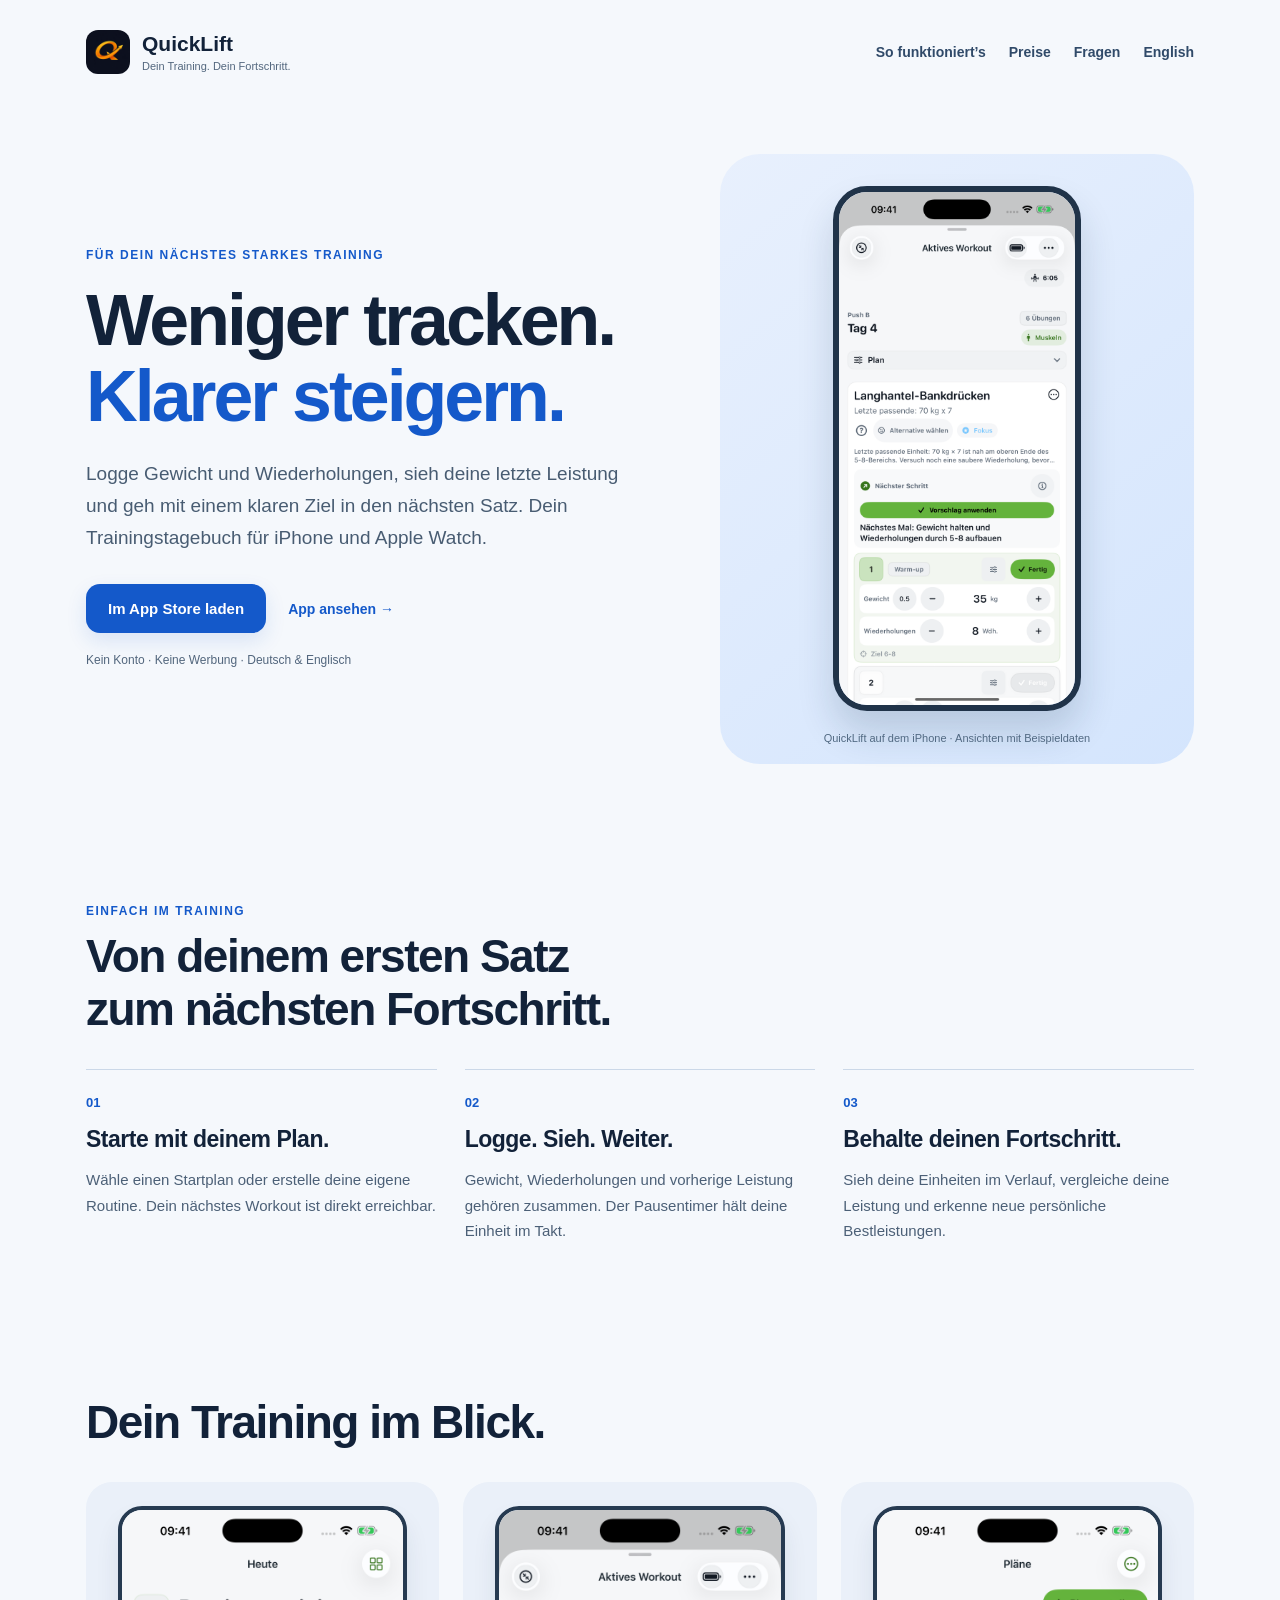
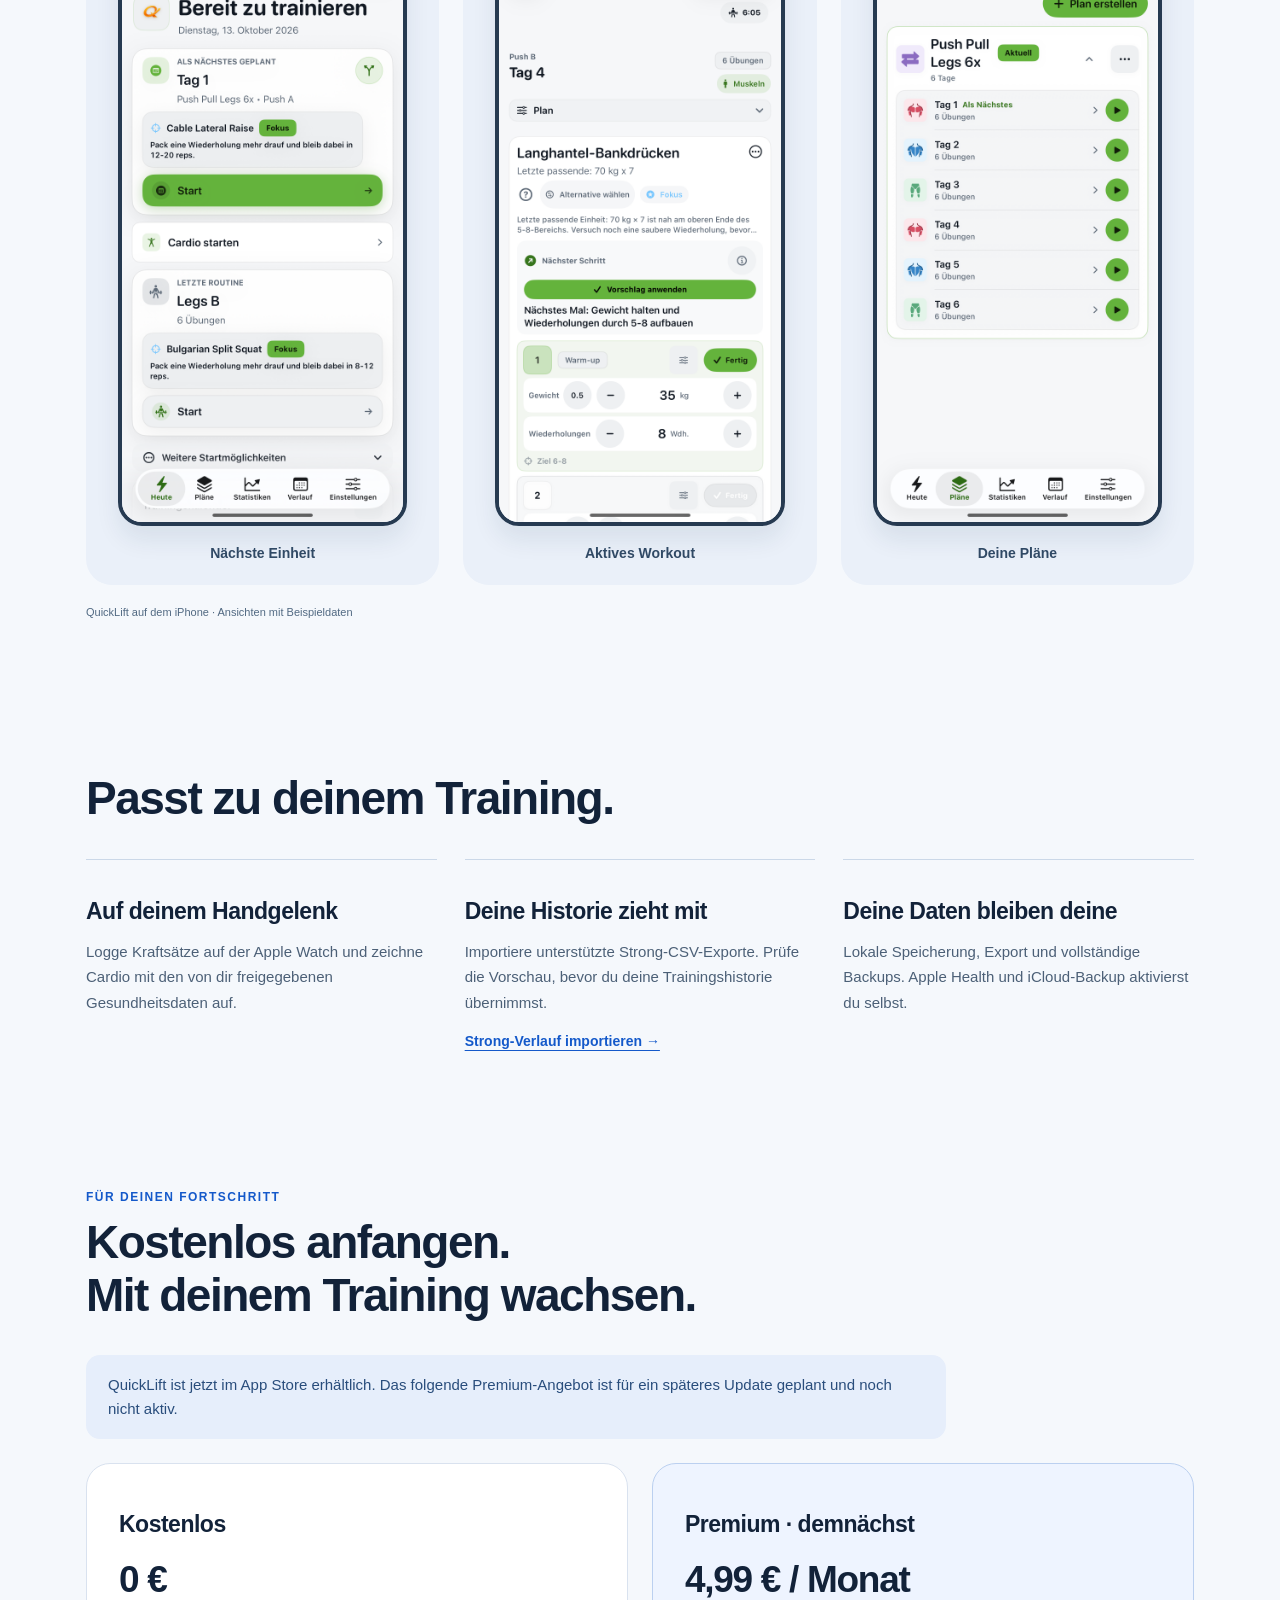
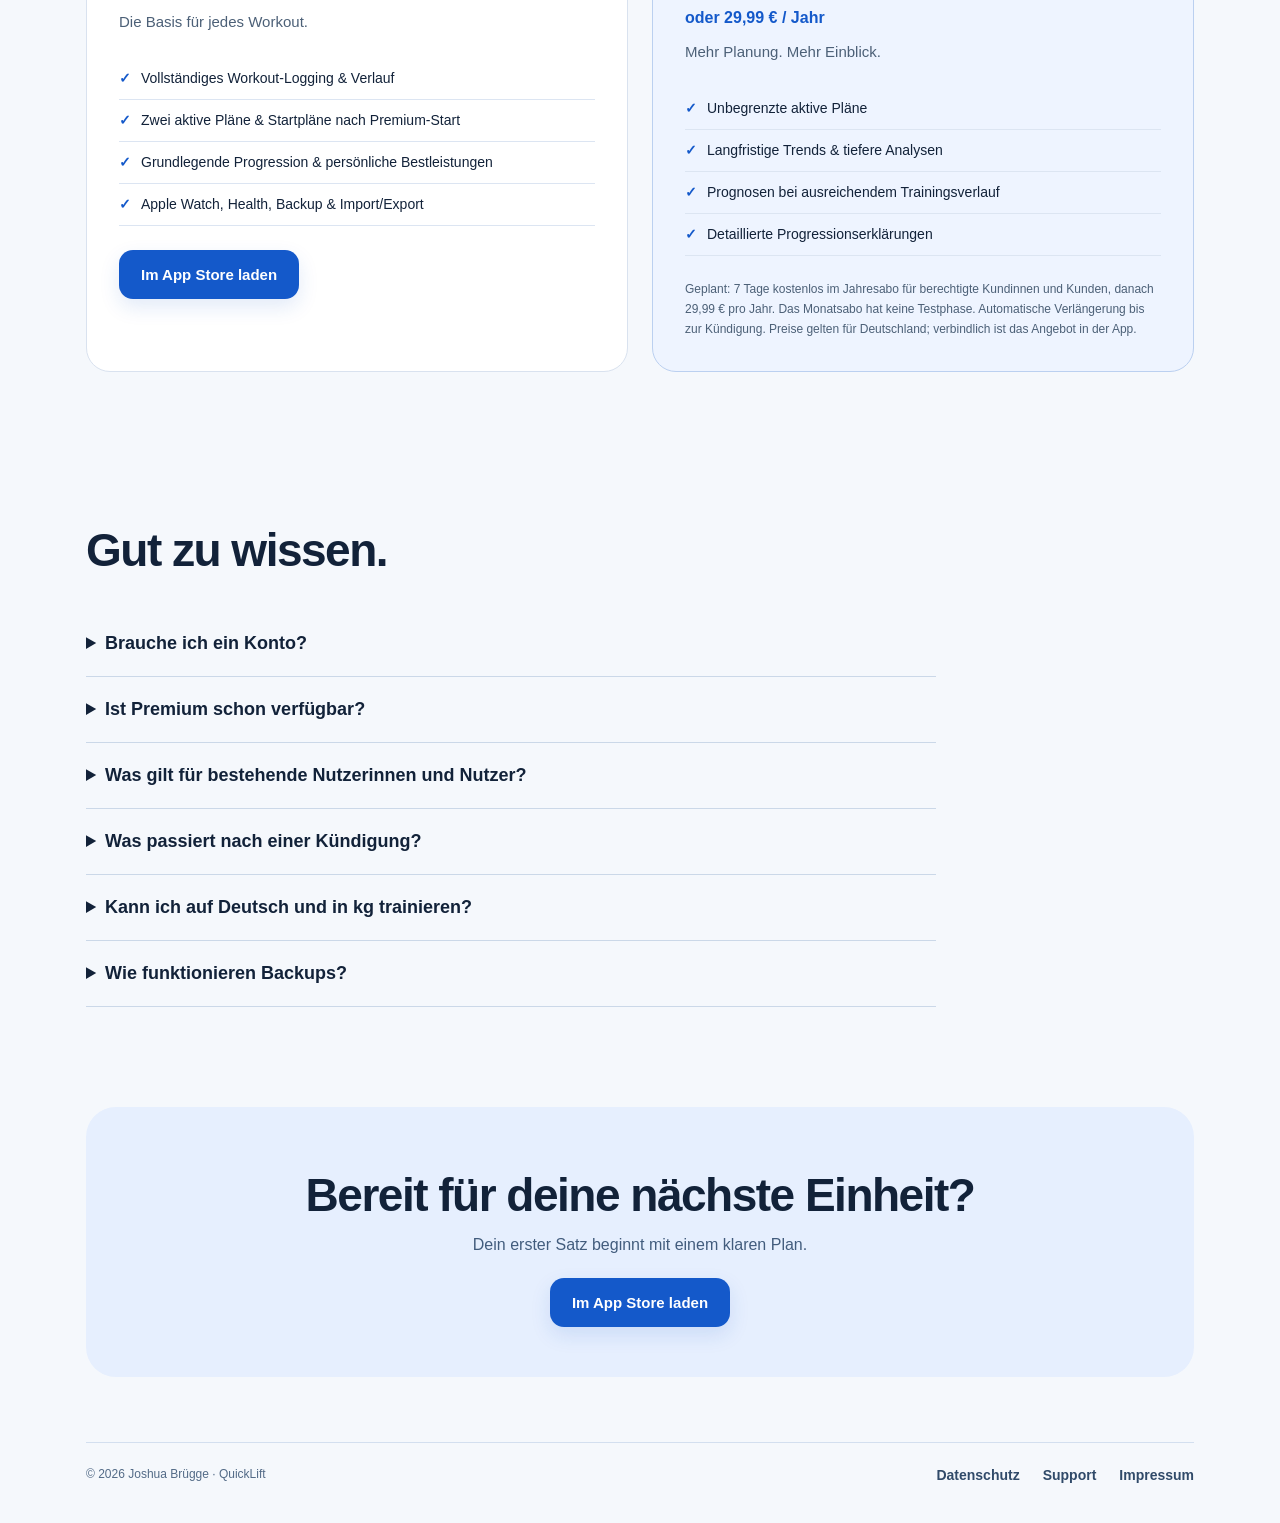
<file: index.html>
<!DOCTYPE html>
<html lang="de">
<head>
<meta charset="UTF-8"><meta name="viewport" content="width=device-width, initial-scale=1">
<title>QuickLift: Trainingstagebuch für iPhone & Apple Watch</title><meta name="description" content="Logge dein Krafttraining schnell, sieh deine letzte Leistung und plane dein nächstes Workout. QuickLift für iPhone und Apple Watch – ohne Konto.">
<link rel="icon" href="assets/icons/app-icon.png"><link rel="stylesheet" href="marketing.css">
<link rel="alternate" hreflang="de" href="https://paralyx.github.io/"><link rel="alternate" hreflang="en" href="https://paralyx.github.io/en.html">
<link rel="canonical" href="https://paralyx.github.io/">
</head>
<body>
<a class="skip-link" href="#main">Zum Inhalt</a>
<div class="wrap"><header><a class="brand" href="index.html"><img src="assets/icons/app-icon.png" alt="" width="44" height="44"><span>QuickLift<small>Dein Training. Dein Fortschritt.</small></span></a><nav aria-label="Hauptnavigation"><a href="#workflow">So funktioniert’s</a><a href="#pricing">Preise</a><a href="#faq">Fragen</a><a href="en.html" lang="en">English</a></nav></header>
<main id="main">
<section class="hero"><div><p class="eyebrow">Für dein nächstes starkes Training</p><h1>Weniger tracken.<br><span>Klarer steigern.</span></h1><p class="lead">Logge Gewicht und Wiederholungen, sieh deine letzte Leistung und geh mit einem klaren Ziel in den nächsten Satz. Dein Trainingstagebuch für iPhone und Apple Watch.</p><div class="actions"><a class="button" href="https://apps.apple.com/app/id6761840437">Im App Store laden</a><a class="text-link" href="#screens">App ansehen →</a></div><p class="trust">Kein Konto · Keine Werbung · Deutsch & Englisch</p></div><figure class="hero-phone"><img src="assets/images/screen-workout.png" alt="Workout-Ansicht mit Gewicht, Wiederholungen und vorheriger Leistung" width="1320" height="2868" fetchpriority="high"><figcaption>QuickLift auf dem iPhone · Ansichten mit Beispieldaten</figcaption></figure></section>
<section id="workflow"><p class="eyebrow">Einfach im Training</p><h2>Von deinem ersten Satz<br>zum nächsten Fortschritt.</h2><div class="steps"><article><span class="step-number">01</span><h3>Starte mit deinem Plan.</h3><p>Wähle einen Startplan oder erstelle deine eigene Routine. Dein nächstes Workout ist direkt erreichbar.</p></article><article><span class="step-number">02</span><h3>Logge. Sieh. Weiter.</h3><p>Gewicht, Wiederholungen und vorherige Leistung gehören zusammen. Der Pausentimer hält deine Einheit im Takt.</p></article><article><span class="step-number">03</span><h3>Behalte deinen Fortschritt.</h3><p>Sieh deine Einheiten im Verlauf, vergleiche deine Leistung und erkenne neue persönliche Bestleistungen.</p></article></div></section>
<section id="screens"><h2>Dein Training im Blick.</h2><div class="screens"><figure><img src="assets/images/screen-today.png" alt="Heute-Ansicht mit geplantem Workout und Trainingsübersicht" loading="lazy" width="1320" height="2868"><figcaption>Nächste Einheit</figcaption></figure><figure><img src="assets/images/screen-workout.png" alt="Workout-Ansicht mit Gewicht, Wiederholungen und vorheriger Leistung" loading="lazy" width="1320" height="2868"><figcaption>Aktives Workout</figcaption></figure><figure><img src="assets/images/screen-plans.png" alt="Planübersicht mit organisierten Trainingstagen" loading="lazy" width="1320" height="2868"><figcaption>Deine Pläne</figcaption></figure></div><p class="caption">QuickLift auf dem iPhone · Ansichten mit Beispieldaten</p></section>
<section class="features"><h2>Passt zu deinem Training.</h2><div class="steps"><article><h3>Auf deinem Handgelenk</h3><p>Logge Kraftsätze auf der Apple Watch und zeichne Cardio mit den von dir freigegebenen Gesundheitsdaten auf.</p></article><article><h3>Deine Historie zieht mit</h3><p>Importiere unterstützte Strong-CSV-Exporte. Prüfe die Vorschau, bevor du deine Trainingshistorie übernimmst.</p><a href="strong-import.html">Strong-Verlauf importieren →</a></article><article><h3>Deine Daten bleiben deine</h3><p>Lokale Speicherung, Export und vollständige Backups. Apple Health und iCloud-Backup aktivierst du selbst.</p></article></div></section>
<section id="pricing"><p class="eyebrow">Für deinen Fortschritt</p><h2>Kostenlos anfangen.<br>Mit deinem Training wachsen.</h2><p class="notice">QuickLift ist jetzt im App Store erhältlich. Das folgende Premium-Angebot ist für ein späteres Update geplant und noch nicht aktiv.</p><div class="pricing"><article class="price-card"><h3>Kostenlos</h3><p class="price">0 €</p><p>Die Basis für jedes Workout.</p><ul><li>Vollständiges Workout-Logging & Verlauf</li><li>Zwei aktive Pläne & Startpläne nach Premium-Start</li><li>Grundlegende Progression & persönliche Bestleistungen</li><li>Apple Watch, Health, Backup & Import/Export</li></ul><a class="button" href="https://apps.apple.com/app/id6761840437">Im App Store laden</a></article><article class="price-card premium"><h3>Premium · demnächst</h3><p class="price">4,99 € / Monat</p><p class="annual">oder 29,99 € / Jahr</p><p>Mehr Planung. Mehr Einblick.</p><ul><li>Unbegrenzte aktive Pläne</li><li>Langfristige Trends & tiefere Analysen</li><li>Prognosen bei ausreichendem Trainingsverlauf</li><li>Detaillierte Progressionserklärungen</li></ul><p class="trial">Geplant: 7 Tage kostenlos im Jahresabo für berechtigte Kundinnen und Kunden, danach 29,99 € pro Jahr. Das Monatsabo hat keine Testphase. Automatische Verlängerung bis zur Kündigung. Preise gelten für Deutschland; verbindlich ist das Angebot in der App.</p></article></div></section>
<section id="faq"><h2>Gut zu wissen.</h2><div class="faq"><details><summary>Brauche ich ein Konto?</summary><p>Nein. Deine Workouts werden lokal gespeichert. Du entscheidest, ob du Apple Health oder iCloud-Backup nutzen möchtest.</p></details><details><summary>Ist Premium schon verfügbar?</summary><p>Noch nicht. Der App-Store-Download ist jetzt verfügbar; das hier beschriebene Abo und die jährliche Testphase sind für ein späteres Update geplant. Es wird über diese Website nichts gekauft.</p></details><details><summary>Was gilt für bestehende Nutzerinnen und Nutzer?</summary><p>Wer QuickLift vor Einführung der Abos bereits nutzt, erhält dauerhaft Premium. Das neue Abo-Angebot ist für neue Nutzerinnen und Nutzer nach Einführung vorgesehen.</p></details><details><summary>Was passiert nach einer Kündigung?</summary><p>Nach dem geplanten Premium-Start bleiben deine gespeicherten Workouts und Pläne erhalten. Premium-Funktionen enden mit dem bezahlten Zeitraum; grundlegendes Logging und Verlauf bleiben verfügbar.</p></details><details><summary>Kann ich auf Deutsch und in kg trainieren?</summary><p>Ja. QuickLift unterstützt Deutsch und Englisch, kg oder lb sowie Kilometer oder Meilen.</p></details><details><summary>Wie funktionieren Backups?</summary><p>Erstelle in den Einstellungen ein vollständiges JSON-Backup. Optional kannst du iCloud für Backup und Wiederherstellung nutzen. Das ist keine laufende Synchronisation mehrerer Geräte.</p></details></div></section>
<section class="closing"><h2>Bereit für deine nächste Einheit?</h2><p>Dein erster Satz beginnt mit einem klaren Plan.</p><a class="button" href="https://apps.apple.com/app/id6761840437">Im App Store laden</a></section>
</main><footer><span>© 2026 Joshua Brügge · QuickLift</span><nav aria-label="Weitere Links"><a href="privacy.html">Datenschutz</a><a href="support.html">Support</a><a href="https://paralyx.github.io/impressum.html">Impressum</a></nav></footer></div>
</body></html>
</file>
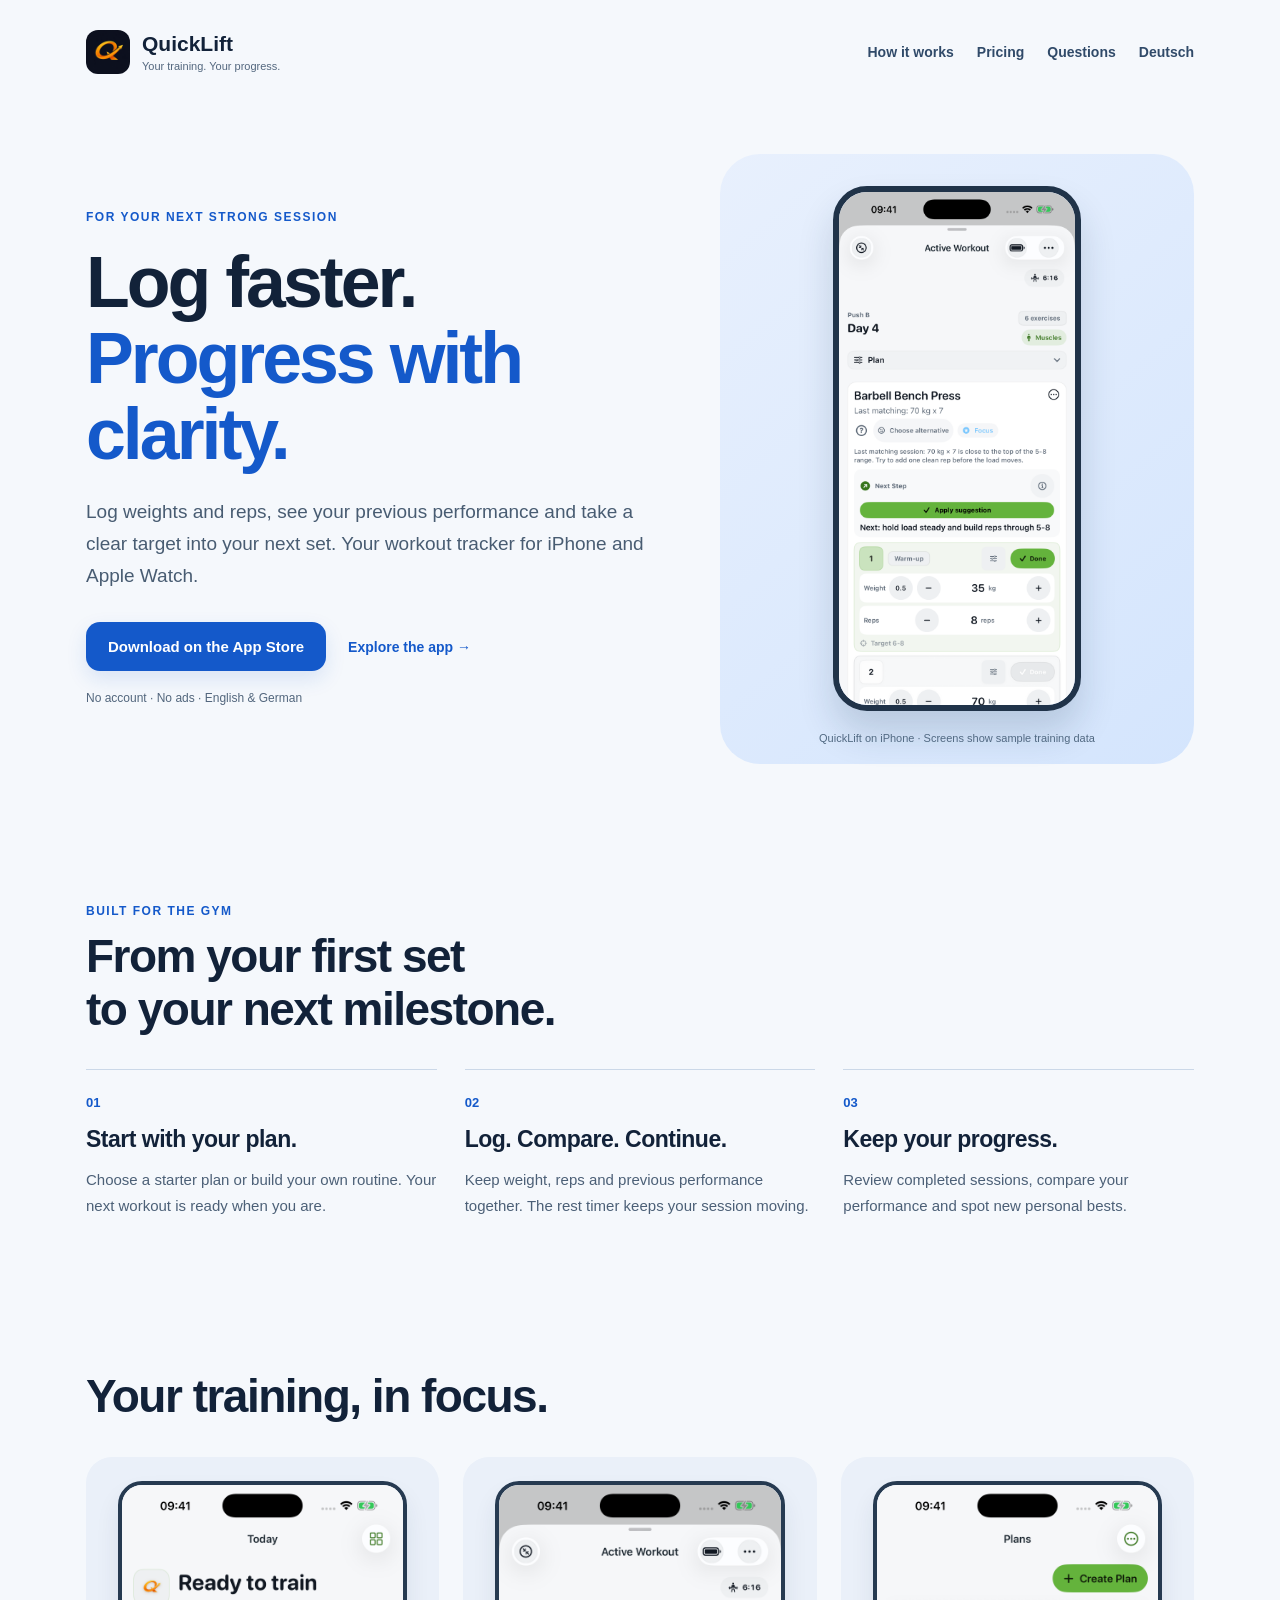
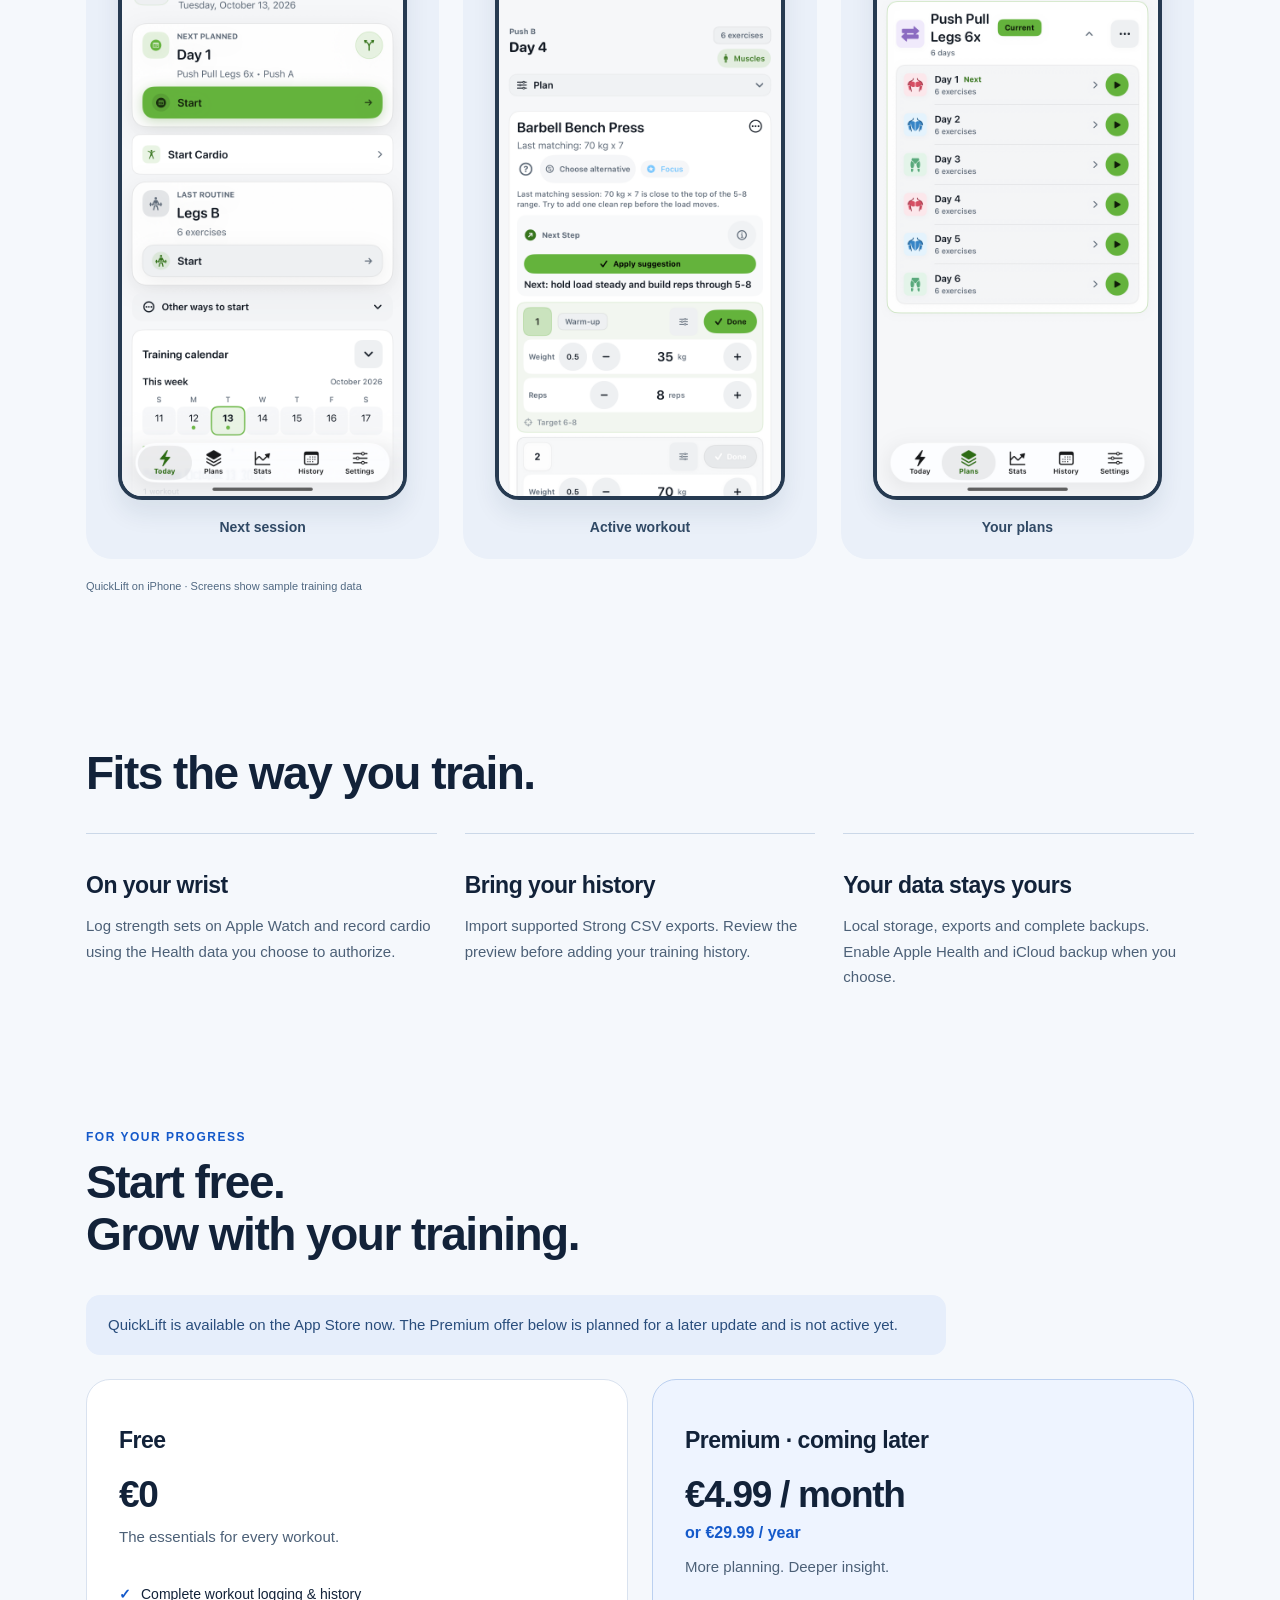
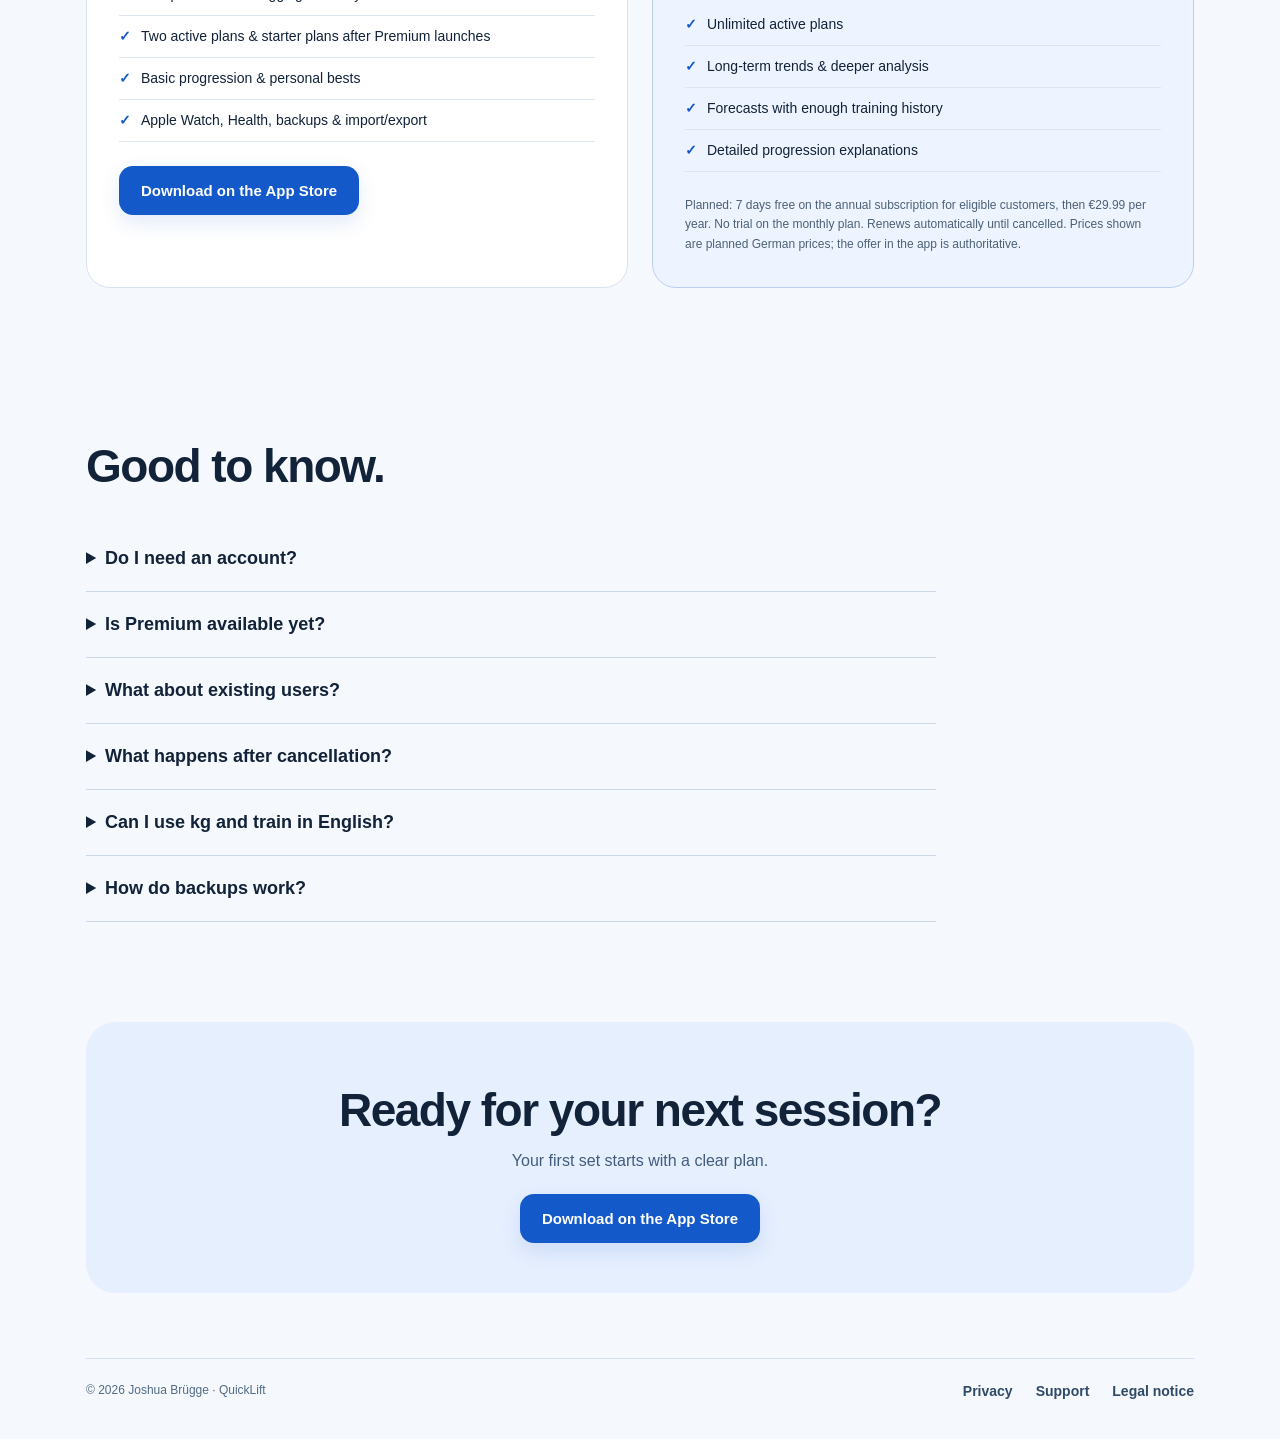
<file: en.html>
<!DOCTYPE html>
<html lang="en">
<head>
<meta charset="UTF-8"><meta name="viewport" content="width=device-width, initial-scale=1">
<title>QuickLift: Workout Tracker for iPhone & Apple Watch</title><meta name="description" content="Log strength workouts quickly, see your previous performance and plan your next session. QuickLift for iPhone and Apple Watch, without an account.">
<link rel="icon" href="assets/icons/app-icon.png"><link rel="stylesheet" href="marketing.css">
<link rel="alternate" hreflang="de" href="https://paralyx.github.io/"><link rel="alternate" hreflang="en" href="https://paralyx.github.io/en.html">
<link rel="canonical" href="https://paralyx.github.io/en.html">
</head>
<body>
<a class="skip-link" href="#main">Skip to content</a>
<div class="wrap"><header><a class="brand" href="en.html"><img src="assets/icons/app-icon.png" alt="" width="44" height="44"><span>QuickLift<small>Your training. Your progress.</small></span></a><nav aria-label="Main navigation"><a href="#workflow">How it works</a><a href="#pricing">Pricing</a><a href="#faq">Questions</a><a href="index.html" lang="de">Deutsch</a></nav></header>
<main id="main">
<section class="hero"><div><p class="eyebrow">For your next strong session</p><h1>Log faster.<br><span>Progress with clarity.</span></h1><p class="lead">Log weights and reps, see your previous performance and take a clear target into your next set. Your workout tracker for iPhone and Apple Watch.</p><div class="actions"><a class="button" href="https://apps.apple.com/app/id6761840437">Download on the App Store</a><a class="text-link" href="#screens">Explore the app →</a></div><p class="trust">No account · No ads · English & German</p></div><figure class="hero-phone"><img src="assets/images/screen-workout-en.png" alt="Workout screen showing weights, reps and previous performance" width="1320" height="2868" fetchpriority="high"><figcaption>QuickLift on iPhone · Screens show sample training data</figcaption></figure></section>
<section id="workflow"><p class="eyebrow">Built for the gym</p><h2>From your first set<br>to your next milestone.</h2><div class="steps"><article><span class="step-number">01</span><h3>Start with your plan.</h3><p>Choose a starter plan or build your own routine. Your next workout is ready when you are.</p></article><article><span class="step-number">02</span><h3>Log. Compare. Continue.</h3><p>Keep weight, reps and previous performance together. The rest timer keeps your session moving.</p></article><article><span class="step-number">03</span><h3>Keep your progress.</h3><p>Review completed sessions, compare your performance and spot new personal bests.</p></article></div></section>
<section id="screens"><h2>Your training, in focus.</h2><div class="screens"><figure><img src="assets/images/screen-today-en.png" alt="Today screen with planned workout and training overview" loading="lazy" width="1320" height="2868"><figcaption>Next session</figcaption></figure><figure><img src="assets/images/screen-workout-en.png" alt="Workout screen showing weights, reps and previous performance" loading="lazy" width="1320" height="2868"><figcaption>Active workout</figcaption></figure><figure><img src="assets/images/screen-plans-en.png" alt="Training plan overview with organized training days" loading="lazy" width="1320" height="2868"><figcaption>Your plans</figcaption></figure></div><p class="caption">QuickLift on iPhone · Screens show sample training data</p></section>
<section class="features"><h2>Fits the way you train.</h2><div class="steps"><article><h3>On your wrist</h3><p>Log strength sets on Apple Watch and record cardio using the Health data you choose to authorize.</p></article><article><h3>Bring your history</h3><p>Import supported Strong CSV exports. Review the preview before adding your training history.</p></article><article><h3>Your data stays yours</h3><p>Local storage, exports and complete backups. Enable Apple Health and iCloud backup when you choose.</p></article></div></section>
<section id="pricing"><p class="eyebrow">For your progress</p><h2>Start free.<br>Grow with your training.</h2><p class="notice">QuickLift is available on the App Store now. The Premium offer below is planned for a later update and is not active yet.</p><div class="pricing"><article class="price-card"><h3>Free</h3><p class="price">€0</p><p>The essentials for every workout.</p><ul><li>Complete workout logging & history</li><li>Two active plans & starter plans after Premium launches</li><li>Basic progression & personal bests</li><li>Apple Watch, Health, backups & import/export</li></ul><a class="button" href="https://apps.apple.com/app/id6761840437">Download on the App Store</a></article><article class="price-card premium"><h3>Premium · coming later</h3><p class="price">€4.99 / month</p><p class="annual">or €29.99 / year</p><p>More planning. Deeper insight.</p><ul><li>Unlimited active plans</li><li>Long-term trends & deeper analysis</li><li>Forecasts with enough training history</li><li>Detailed progression explanations</li></ul><p class="trial">Planned: 7 days free on the annual subscription for eligible customers, then €29.99 per year. No trial on the monthly plan. Renews automatically until cancelled. Prices shown are planned German prices; the offer in the app is authoritative.</p></article></div></section>
<section id="faq"><h2>Good to know.</h2><div class="faq"><details><summary>Do I need an account?</summary><p>No. Workouts are stored locally. You choose whether to use Apple Health or iCloud backup.</p></details><details><summary>Is Premium available yet?</summary><p>Not yet. The App Store download is available now; the subscription and annual trial described here are planned for a later update. Nothing is purchased through this website.</p></details><details><summary>What about existing users?</summary><p>People already using QuickLift before subscriptions launch receive permanent Premium access. The new subscription offer is intended for new users after launch.</p></details><details><summary>What happens after cancellation?</summary><p>After the planned Premium launch, your saved workouts and plans remain intact. Premium features end with your paid period; basic logging and history remain available.</p></details><details><summary>Can I use kg and train in English?</summary><p>Yes. QuickLift supports English and German, kg or lb, and kilometers or miles.</p></details><details><summary>How do backups work?</summary><p>Create a complete JSON backup in Settings. You can also enable optional iCloud backup and restore. This is not continuous multi-device synchronization.</p></details></div></section>
<section class="closing"><h2>Ready for your next session?</h2><p>Your first set starts with a clear plan.</p><a class="button" href="https://apps.apple.com/app/id6761840437">Download on the App Store</a></section>
</main><footer><span>© 2026 Joshua Brügge · QuickLift</span><nav aria-label="Footer links"><a href="privacy.html">Privacy</a><a href="support.html">Support</a><a href="https://paralyx.github.io/impressum.html">Legal notice</a></nav></footer></div>
</body></html>
</file>
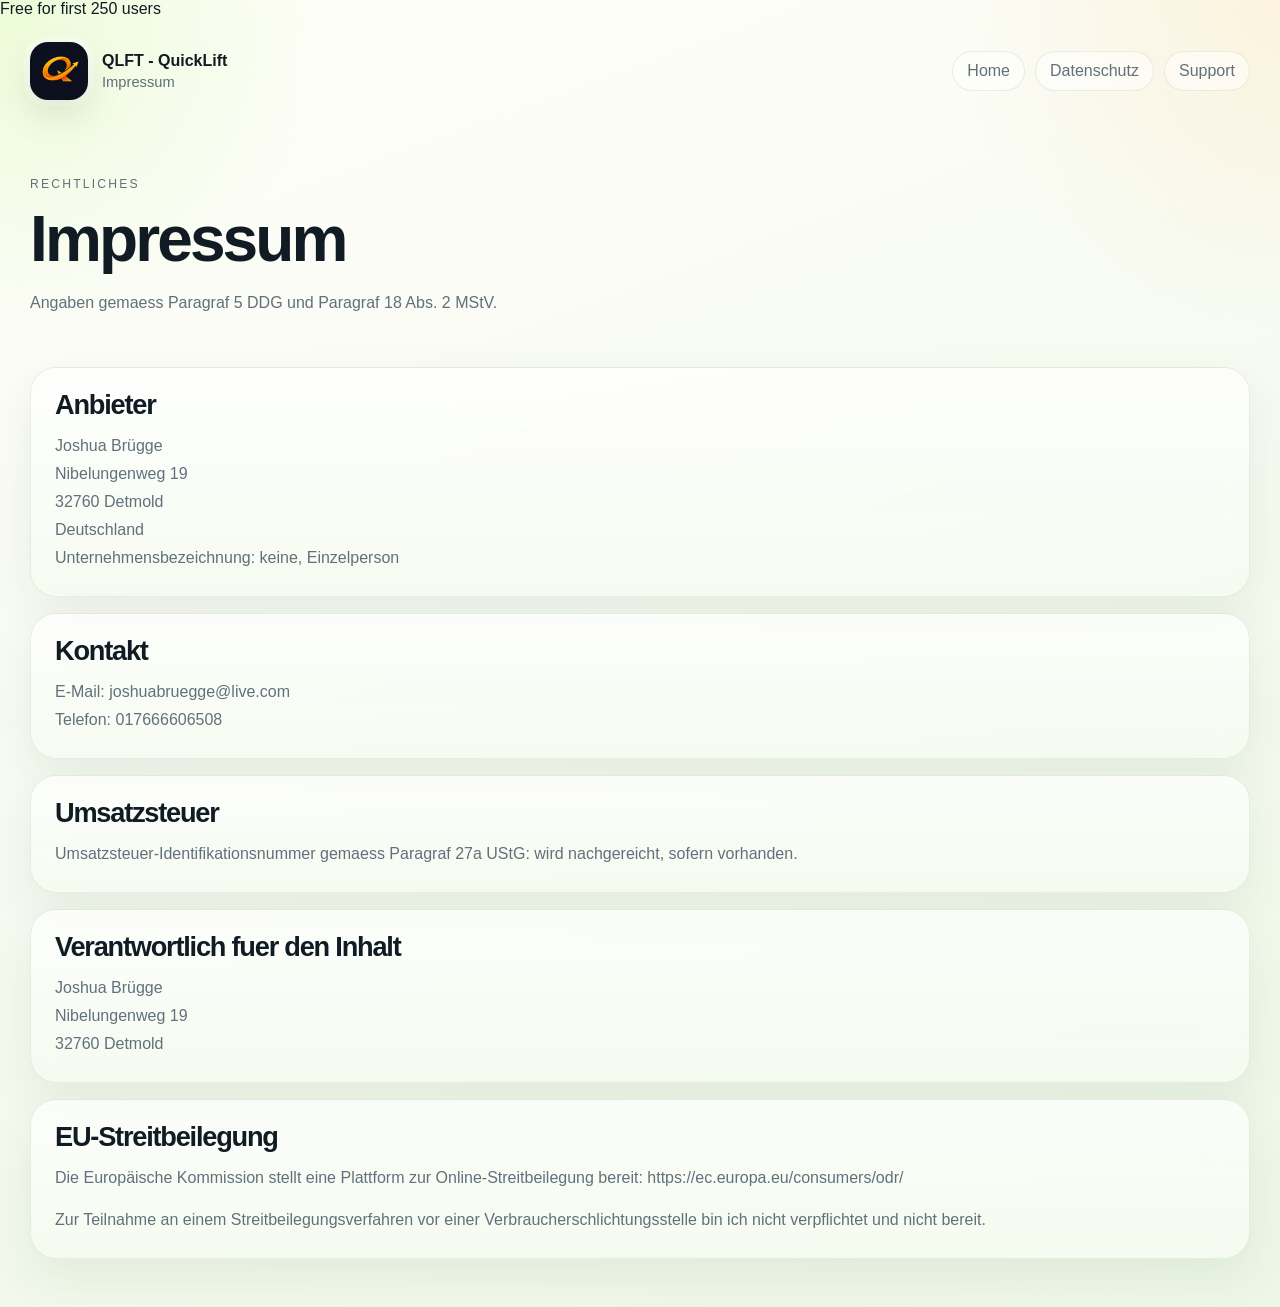
<file: impressum.html>
<!DOCTYPE html>
<html lang="de">
<head>
  <meta charset="UTF-8">
  <meta name="viewport" content="width=device-width, initial-scale=1.0">
  <meta name="description" content="Impressum fuer QLFT - QuickLift gemaess deutschem Recht.">
  <title>Impressum | QLFT - QuickLift</title>
  <link rel="icon" type="image/png" href="assets/icons/app-icon.png">
  <link rel="stylesheet" href="styles.css">
</head>
<body>
  <div class="legal-shell">
    <div class="top-banner" role="status" aria-label="Launch offer">Free for first 250 users</div>
    <header class="legal-header">
      <a class="brand" href="index.html" aria-label="Zur Startseite">
        <img src="assets/icons/app-icon.png" alt="QLFT - QuickLift app icon">
        <div>
          <span class="brand-name">QLFT - QuickLift</span>
          <span class="brand-tag">Impressum</span>
        </div>
      </a>

      <nav class="nav-links" aria-label="Secondary">
        <a href="index.html">Home</a>
        <a href="privacy.html">Datenschutz</a>
        <a href="support.html">Support</a>
      </nav>
    </header>

    <main class="legal-main">
      <section class="legal-hero">
        <p class="eyebrow">Rechtliches</p>
        <h1>Impressum</h1>
        <p>Angaben gemaess Paragraf 5 DDG und Paragraf 18 Abs. 2 MStV.</p>
      </section>

      <section class="legal-card">
        <h2>Anbieter</h2>
        <p>
          Joshua Br&uuml;gge<br>
          Nibelungenweg 19<br>
          32760 Detmold<br>
          Deutschland<br>
          Unternehmensbezeichnung: keine, Einzelperson
        </p>
      </section>

      <section class="legal-card">
        <h2>Kontakt</h2>
        <p>
          E-Mail: <a href="mailto:joshuabruegge@live.com">joshuabruegge@live.com</a><br>
          Telefon: <a href="tel:+4917666606508">017666606508</a>
        </p>
      </section>

      <section class="legal-card">
        <h2>Umsatzsteuer</h2>
        <p>Umsatzsteuer-Identifikationsnummer gemaess Paragraf 27a UStG: wird nachgereicht, sofern vorhanden.</p>
      </section>

      <section class="legal-card">
        <h2>Verantwortlich fuer den Inhalt</h2>
        <p>
          Joshua Br&uuml;gge<br>
          Nibelungenweg 19<br>
          32760 Detmold
        </p>
      </section>

      <section class="legal-card">
        <h2>EU-Streitbeilegung</h2>
        <p>
          Die Europ&auml;ische Kommission stellt eine Plattform zur Online-Streitbeilegung bereit:
          <a href="https://ec.europa.eu/consumers/odr/" target="_blank" rel="noreferrer noopener">https://ec.europa.eu/consumers/odr/</a>
        </p>
        <p>Zur Teilnahme an einem Streitbeilegungsverfahren vor einer Verbraucherschlichtungsstelle bin ich nicht verpflichtet und nicht bereit.</p>
      </section>
    </main>
  </div>

  <script src="script.js"></script>
</body>
</html>
</file>
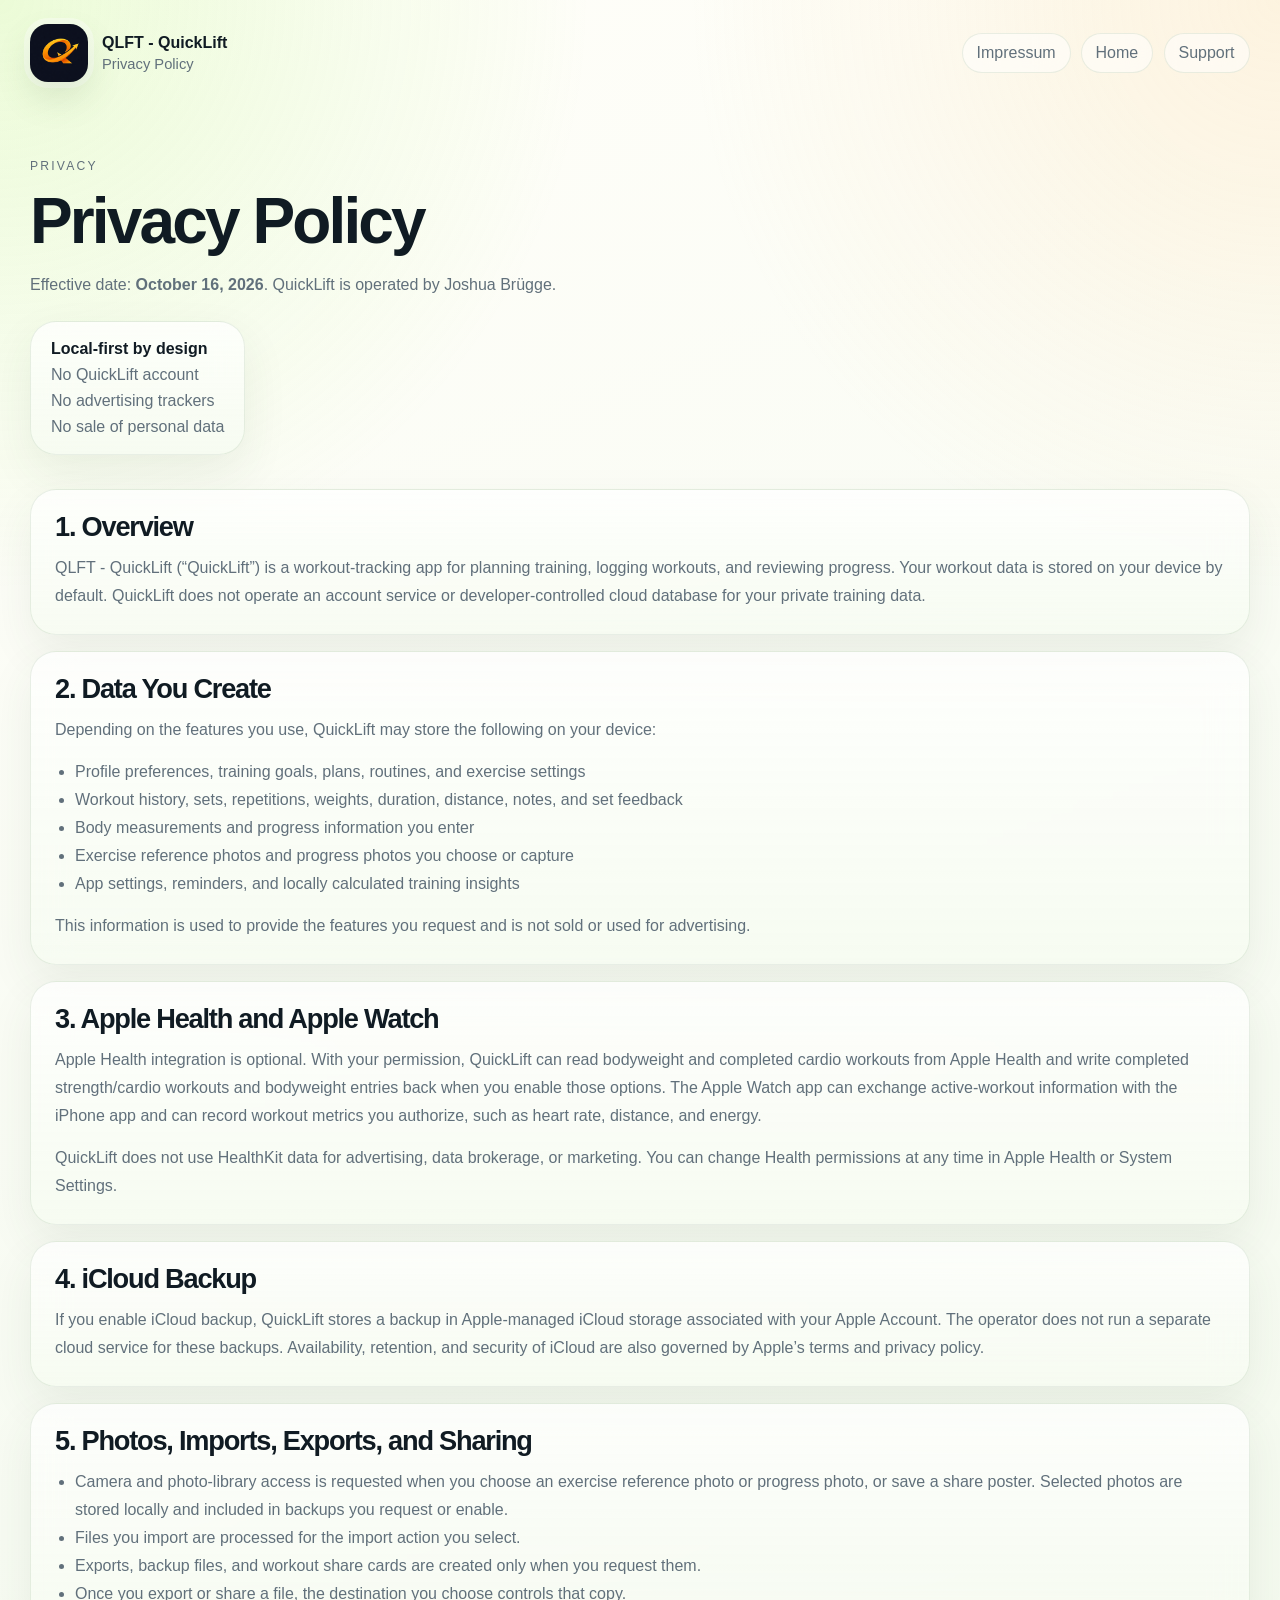
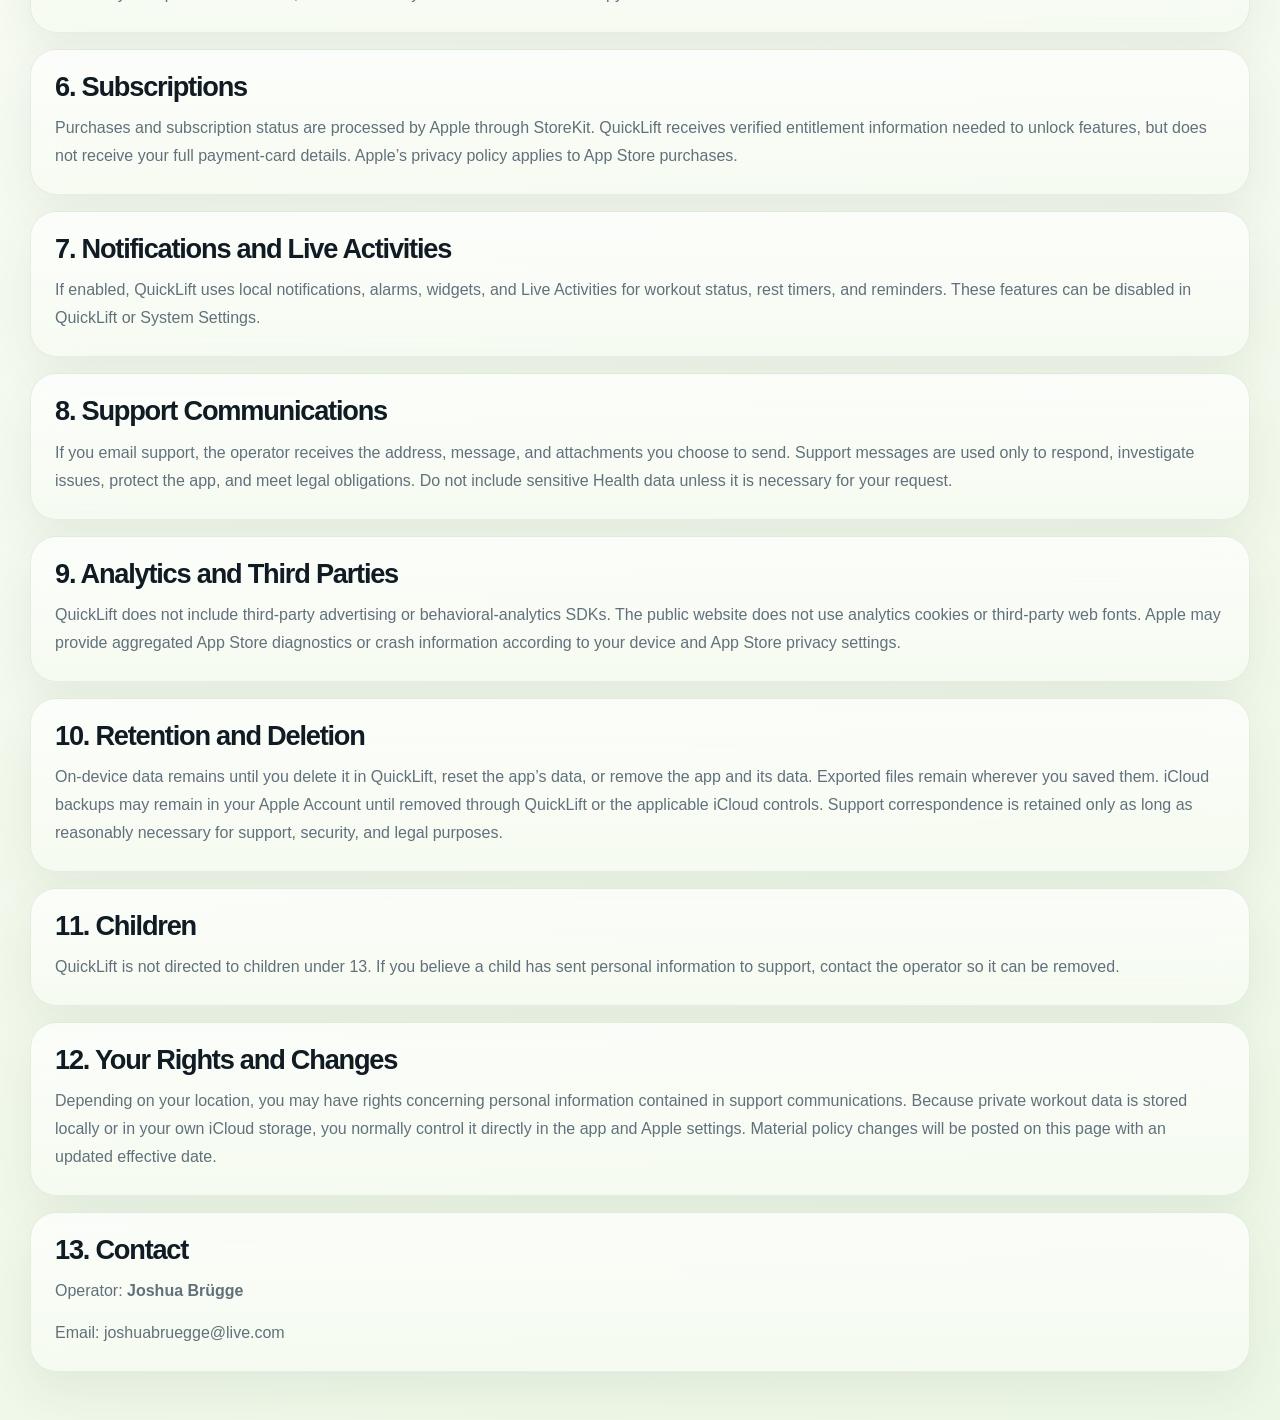
<file: privacy.html>
<!DOCTYPE html>
<html lang="en">
<head>
  <meta charset="UTF-8">
  <meta name="viewport" content="width=device-width, initial-scale=1.0">
  <meta name="description" content="Privacy Policy for QLFT - QuickLift, the local-first workout tracker by Joshua Brügge.">
  <title>Privacy Policy | QLFT - QuickLift</title>
  <link rel="icon" type="image/png" href="assets/icons/app-icon.png">
  <link rel="stylesheet" href="styles.css">
</head>
<body>
  <div class="legal-shell">
    <header class="legal-header">
      <a class="brand" href="index.html" aria-label="Back to home">
        <img src="assets/icons/app-icon.png" alt="QLFT - QuickLift app icon">
        <div>
          <span class="brand-name">QLFT - QuickLift</span>
          <span class="brand-tag">Privacy Policy</span>
        </div>
      </a>
      <nav class="nav-links" aria-label="Secondary">
        <a href="impressum.html">Impressum</a>
        <a href="index.html">Home</a>
        <a href="support.html">Support</a>
      </nav>
    </header>

    <main class="legal-main">
      <section class="legal-hero">
        <p class="eyebrow">Privacy</p>
        <h1>Privacy Policy</h1>
        <p>Effective date: <strong>October 16, 2026</strong>. QuickLift is operated by Joshua Brügge.</p>
        <div class="notice-card">
          <strong>Local-first by design</strong>
          <span>No QuickLift account</span>
          <span>No advertising trackers</span>
          <span>No sale of personal data</span>
        </div>
      </section>

      <section class="legal-card">
        <h2>1. Overview</h2>
        <p>
          QLFT - QuickLift (“QuickLift”) is a workout-tracking app for planning training, logging workouts,
          and reviewing progress. Your workout data is stored on your device by default. QuickLift does not
          operate an account service or developer-controlled cloud database for your private training data.
        </p>
      </section>

      <section class="legal-card">
        <h2>2. Data You Create</h2>
        <p>Depending on the features you use, QuickLift may store the following on your device:</p>
        <ul>
          <li>Profile preferences, training goals, plans, routines, and exercise settings</li>
          <li>Workout history, sets, repetitions, weights, duration, distance, notes, and set feedback</li>
          <li>Body measurements and progress information you enter</li>
          <li>Exercise reference photos and progress photos you choose or capture</li>
          <li>App settings, reminders, and locally calculated training insights</li>
        </ul>
        <p>This information is used to provide the features you request and is not sold or used for advertising.</p>
      </section>

      <section class="legal-card">
        <h2>3. Apple Health and Apple Watch</h2>
        <p>
          Apple Health integration is optional. With your permission, QuickLift can read bodyweight and completed cardio workouts from Apple Health
          and write completed strength/cardio workouts and bodyweight entries back when you enable those options. The Apple Watch app can exchange
          active-workout information with the iPhone app and can record workout metrics you authorize, such as
          heart rate, distance, and energy.
        </p>
        <p>
          QuickLift does not use HealthKit data for advertising, data brokerage, or marketing. You can change
          Health permissions at any time in Apple Health or System Settings.
        </p>
      </section>

      <section class="legal-card">
        <h2>4. iCloud Backup</h2>
        <p>
          If you enable iCloud backup, QuickLift stores a backup in Apple-managed iCloud storage associated with
          your Apple Account. The operator does not run a separate cloud service for these backups. Availability,
          retention, and security of iCloud are also governed by Apple’s terms and privacy policy.
        </p>
      </section>

      <section class="legal-card">
        <h2>5. Photos, Imports, Exports, and Sharing</h2>
        <ul>
          <li>Camera and photo-library access is requested when you choose an exercise reference photo or progress photo, or save a share poster. Selected photos are stored locally and included in backups you request or enable.</li>
          <li>Files you import are processed for the import action you select.</li>
          <li>Exports, backup files, and workout share cards are created only when you request them.</li>
          <li>Once you export or share a file, the destination you choose controls that copy.</li>
        </ul>
      </section>

      <section class="legal-card">
        <h2>6. Subscriptions</h2>
        <p>
          Purchases and subscription status are processed by Apple through StoreKit. QuickLift receives verified
          entitlement information needed to unlock features, but does not receive your full payment-card details.
          Apple’s privacy policy applies to App Store purchases.
        </p>
      </section>

      <section class="legal-card">
        <h2>7. Notifications and Live Activities</h2>
        <p>
          If enabled, QuickLift uses local notifications, alarms, widgets, and Live Activities for workout status,
          rest timers, and reminders. These features can be disabled in QuickLift or System Settings.
        </p>
      </section>

      <section class="legal-card">
        <h2>8. Support Communications</h2>
        <p>
          If you email support, the operator receives the address, message, and attachments you choose to send.
          Support messages are used only to respond, investigate issues, protect the app, and meet legal obligations.
          Do not include sensitive Health data unless it is necessary for your request.
        </p>
      </section>

      <section class="legal-card">
        <h2>9. Analytics and Third Parties</h2>
        <p>
          QuickLift does not include third-party advertising or behavioral-analytics SDKs. The public website does
          not use analytics cookies or third-party web fonts. Apple may provide aggregated App Store diagnostics or
          crash information according to your device and App Store privacy settings.
        </p>
      </section>

      <section class="legal-card">
        <h2>10. Retention and Deletion</h2>
        <p>
          On-device data remains until you delete it in QuickLift, reset the app’s data, or remove the app and its
          data. Exported files remain wherever you saved them. iCloud backups may remain in your Apple Account until
          removed through QuickLift or the applicable iCloud controls. Support correspondence is retained only as
          long as reasonably necessary for support, security, and legal purposes.
        </p>
      </section>

      <section class="legal-card">
        <h2>11. Children</h2>
        <p>
          QuickLift is not directed to children under 13. If you believe a child has sent personal information to
          support, contact the operator so it can be removed.
        </p>
      </section>

      <section class="legal-card">
        <h2>12. Your Rights and Changes</h2>
        <p>
          Depending on your location, you may have rights concerning personal information contained in support
          communications. Because private workout data is stored locally or in your own iCloud storage, you normally
          control it directly in the app and Apple settings. Material policy changes will be posted on this page with
          an updated effective date.
        </p>
      </section>

      <section class="legal-card">
        <h2>13. Contact</h2>
        <p>Operator: <strong>Joshua Brügge</strong></p>
        <p>Email: <a href="mailto:joshuabruegge@live.com">joshuabruegge@live.com</a></p>
      </section>
    </main>
  </div>
</body>
</html>
</file>
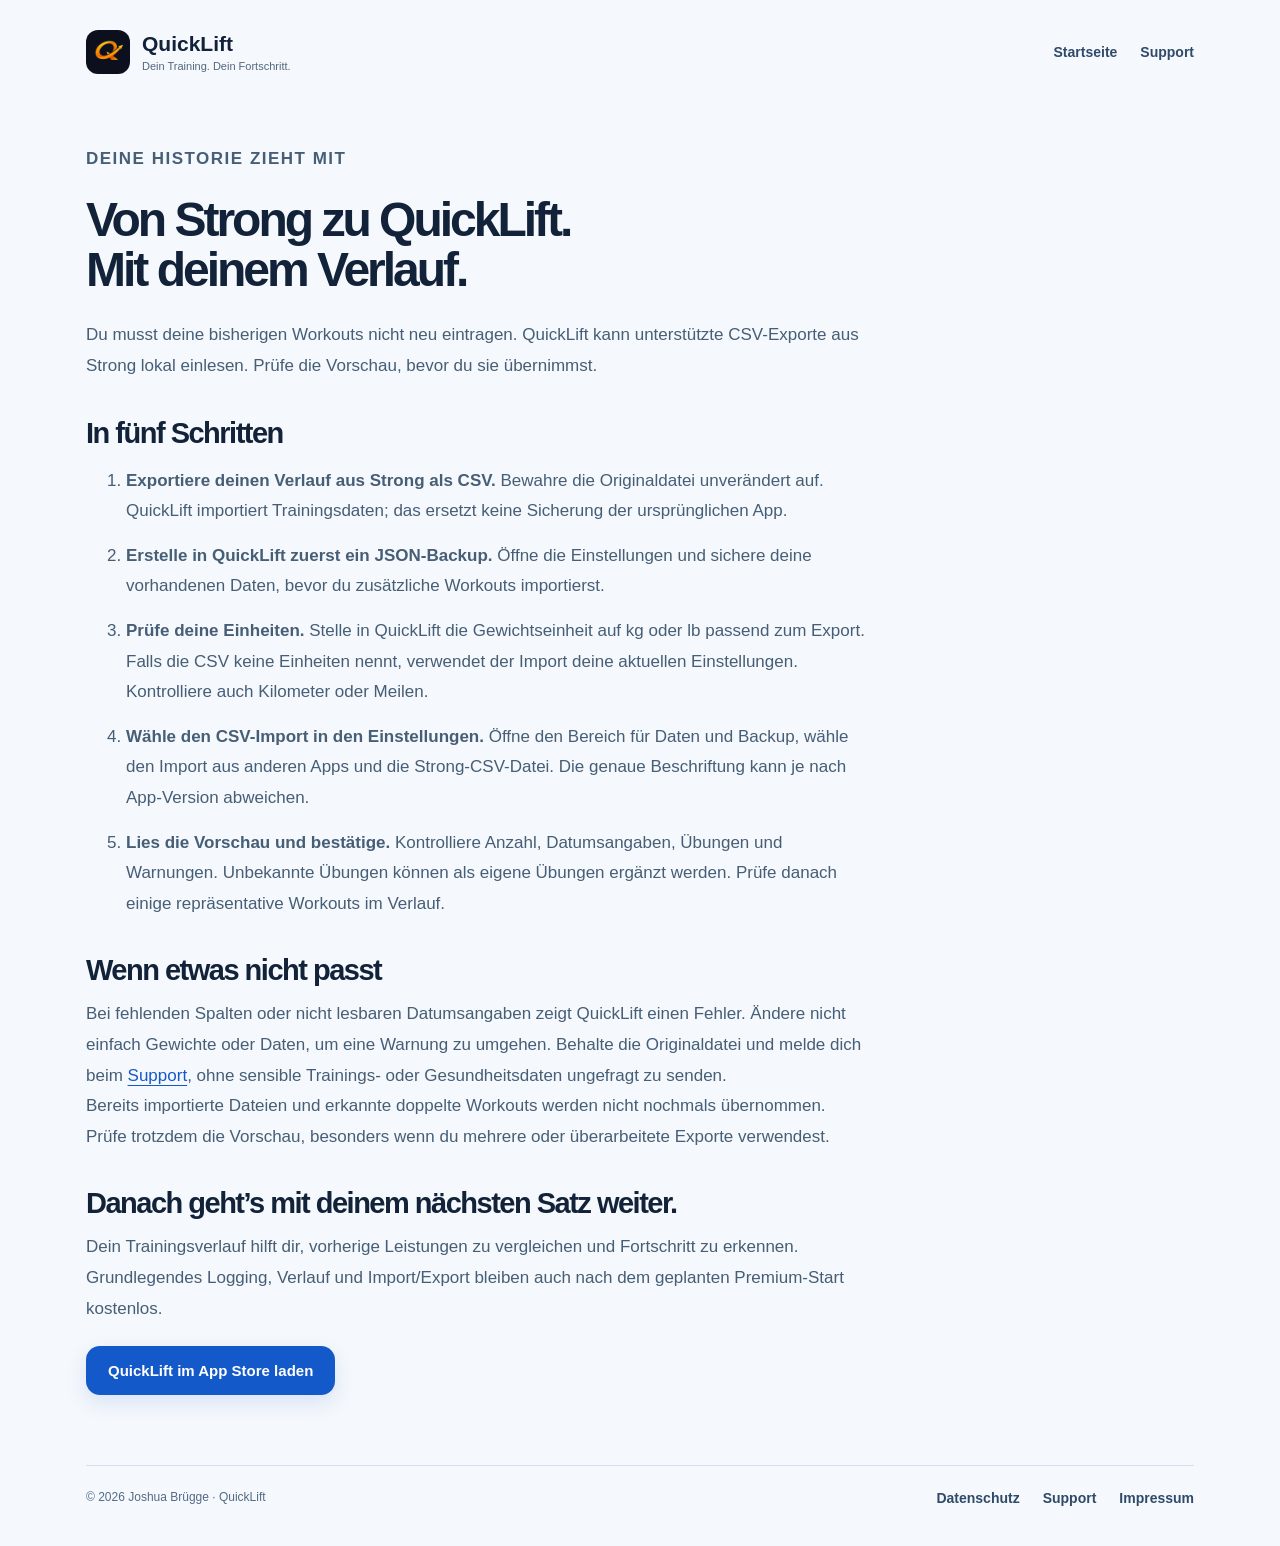
<file: strong-import.html>
<!DOCTYPE html>
<html lang="de"><head><meta charset="UTF-8"><meta name="viewport" content="width=device-width,initial-scale=1"><title>Strong-Verlauf in QuickLift importieren</title><meta name="description" content="So übernimmst du deinen Strong-CSV-Trainingsverlauf in QuickLift: Backup erstellen, Einheiten prüfen und sicher importieren."><link rel="icon" href="assets/icons/app-icon.png"><link rel="stylesheet" href="marketing.css"><link rel="canonical" href="https://paralyx.github.io/strong-import.html"></head><body><div class="wrap"><header><a class="brand" href="index.html"><img src="assets/icons/app-icon.png" alt="" width="44" height="44"><span>QuickLift<small>Dein Training. Dein Fortschritt.</small></span></a><nav aria-label="Hauptnavigation"><a href="index.html">Startseite</a><a href="support.html">Support</a></nav></header><main class="article"><p class="eyebrow">Deine Historie zieht mit</p><h1>Von Strong zu QuickLift.<br>Mit deinem Verlauf.</h1><p>Du musst deine bisherigen Workouts nicht neu eintragen. QuickLift kann unterstützte CSV-Exporte aus Strong lokal einlesen. Prüfe die Vorschau, bevor du sie übernimmst.</p><h2>In fünf Schritten</h2><ol><li><strong>Exportiere deinen Verlauf aus Strong als CSV.</strong> Bewahre die Originaldatei unverändert auf. QuickLift importiert Trainingsdaten; das ersetzt keine Sicherung der ursprünglichen App.</li><li><strong>Erstelle in QuickLift zuerst ein JSON-Backup.</strong> Öffne die Einstellungen und sichere deine vorhandenen Daten, bevor du zusätzliche Workouts importierst.</li><li><strong>Prüfe deine Einheiten.</strong> Stelle in QuickLift die Gewichtseinheit auf kg oder lb passend zum Export. Falls die CSV keine Einheiten nennt, verwendet der Import deine aktuellen Einstellungen. Kontrolliere auch Kilometer oder Meilen.</li><li><strong>Wähle den CSV-Import in den Einstellungen.</strong> Öffne den Bereich für Daten und Backup, wähle den Import aus anderen Apps und die Strong-CSV-Datei. Die genaue Beschriftung kann je nach App-Version abweichen.</li><li><strong>Lies die Vorschau und bestätige.</strong> Kontrolliere Anzahl, Datumsangaben, Übungen und Warnungen. Unbekannte Übungen können als eigene Übungen ergänzt werden. Prüfe danach einige repräsentative Workouts im Verlauf.</li></ol><h2>Wenn etwas nicht passt</h2><p>Bei fehlenden Spalten oder nicht lesbaren Datumsangaben zeigt QuickLift einen Fehler. Ändere nicht einfach Gewichte oder Daten, um eine Warnung zu umgehen. Behalte die Originaldatei und melde dich beim <a href="support.html">Support</a>, ohne sensible Trainings- oder Gesundheitsdaten ungefragt zu senden.</p><p>Bereits importierte Dateien und erkannte doppelte Workouts werden nicht nochmals übernommen. Prüfe trotzdem die Vorschau, besonders wenn du mehrere oder überarbeitete Exporte verwendest.</p><h2>Danach geht’s mit deinem nächsten Satz weiter.</h2><p>Dein Trainingsverlauf hilft dir, vorherige Leistungen zu vergleichen und Fortschritt zu erkennen. Grundlegendes Logging, Verlauf und Import/Export bleiben auch nach dem geplanten Premium-Start kostenlos.</p><a class="button" href="https://apps.apple.com/app/id6761840437">QuickLift im App Store laden</a></main><footer><span>© 2026 Joshua Brügge · QuickLift</span><nav aria-label="Weitere Links"><a href="privacy.html">Datenschutz</a><a href="support.html">Support</a><a href="https://paralyx.github.io/impressum.html">Impressum</a></nav></footer></div></body></html>
</file>
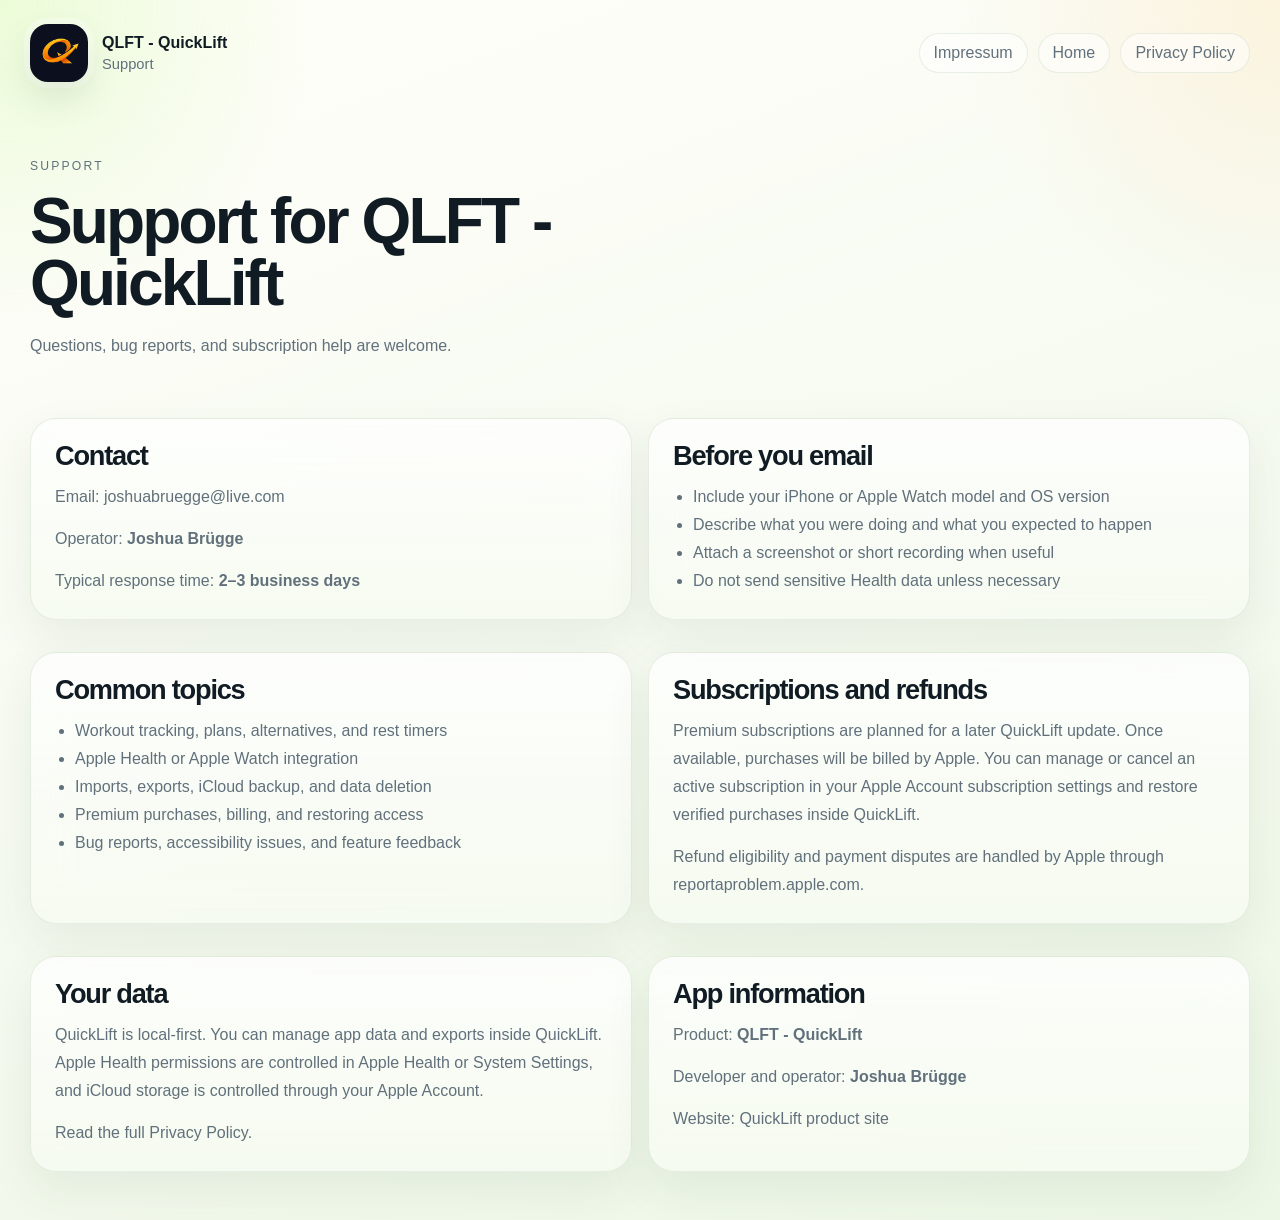
<file: support.html>
<!DOCTYPE html>
<html lang="en">
<head>
  <meta charset="UTF-8">
  <meta name="viewport" content="width=device-width, initial-scale=1.0">
  <meta name="description" content="Support for QLFT - QuickLift, the local-first workout tracker by Joshua Brügge.">
  <title>Support | QLFT - QuickLift</title>
  <link rel="icon" type="image/png" href="assets/icons/app-icon.png">
  <link rel="stylesheet" href="styles.css">
</head>
<body>
  <div class="legal-shell">
    <header class="legal-header">
      <a class="brand" href="index.html" aria-label="Back to home">
        <img src="assets/icons/app-icon.png" alt="QLFT - QuickLift app icon">
        <div>
          <span class="brand-name">QLFT - QuickLift</span>
          <span class="brand-tag">Support</span>
        </div>
      </a>
      <nav class="nav-links" aria-label="Secondary">
        <a href="impressum.html">Impressum</a>
        <a href="index.html">Home</a>
        <a href="privacy.html">Privacy Policy</a>
      </nav>
    </header>

    <main class="legal-main">
      <section class="legal-hero">
        <p class="eyebrow">Support</p>
        <h1>Support for QLFT - QuickLift</h1>
        <p>Questions, bug reports, and subscription help are welcome.</p>
      </section>

      <section class="support-grid">
        <article class="legal-card">
          <h2>Contact</h2>
          <p>Email: <a href="mailto:joshuabruegge@live.com?subject=QuickLift%20Support">joshuabruegge@live.com</a></p>
          <p>Operator: <strong>Joshua Brügge</strong></p>
          <p>Typical response time: <strong>2–3 business days</strong></p>
        </article>

        <article class="legal-card">
          <h2>Before you email</h2>
          <ul>
            <li>Include your iPhone or Apple Watch model and OS version</li>
            <li>Describe what you were doing and what you expected to happen</li>
            <li>Attach a screenshot or short recording when useful</li>
            <li>Do not send sensitive Health data unless necessary</li>
          </ul>
        </article>

        <article class="legal-card">
          <h2>Common topics</h2>
          <ul>
            <li>Workout tracking, plans, alternatives, and rest timers</li>
            <li>Apple Health or Apple Watch integration</li>
            <li>Imports, exports, iCloud backup, and data deletion</li>
            <li>Premium purchases, billing, and restoring access</li>
            <li>Bug reports, accessibility issues, and feature feedback</li>
          </ul>
        </article>

        <article class="legal-card">
          <h2>Subscriptions and refunds</h2>
          <p>
            Premium subscriptions are planned for a later QuickLift update. Once available, purchases will be billed by Apple. You can manage or cancel an active subscription in your Apple Account subscription settings and restore verified purchases inside QuickLift.
          </p>
          <p>
            Refund eligibility and payment disputes are handled by Apple through
            <a href="https://reportaproblem.apple.com/">reportaproblem.apple.com</a>.
          </p>
        </article>

        <article class="legal-card">
          <h2>Your data</h2>
          <p>
            QuickLift is local-first. You can manage app data and exports inside QuickLift. Apple Health permissions
            are controlled in Apple Health or System Settings, and iCloud storage is controlled through your Apple Account.
          </p>
          <p>Read the full <a href="privacy.html">Privacy Policy</a>.</p>
        </article>

        <article class="legal-card">
          <h2>App information</h2>
          <p>Product: <strong>QLFT - QuickLift</strong></p>
          <p>Developer and operator: <strong>Joshua Brügge</strong></p>
          <p>Website: <a href="index.html">QuickLift product site</a></p>
        </article>
      </section>
    </main>
  </div>
</body>
</html>
</file>
<file: marketing.css>
*{box-sizing:border-box}html{scroll-behavior:smooth;scroll-padding-top:28px}body{margin:0;background:#f5f8fc;color:#122239;font-family:-apple-system,BlinkMacSystemFont,"Segoe UI",sans-serif;-webkit-font-smoothing:antialiased}a{color:#1459ca;text-underline-offset:4px}a:hover{color:#083b91}a:focus-visible,summary:focus-visible{outline:3px solid #1459ca;outline-offset:5px;border-radius:3px}.wrap{max-width:1180px;padding:0 36px;margin:auto}header{display:flex;justify-content:space-between;align-items:center;padding:30px 0;gap:24px}.brand{display:flex;align-items:center;gap:12px;text-decoration:none;color:#122239;font-size:21px;font-weight:750}.brand img{border-radius:12px}.brand small{display:block;font-size:11px;color:#53677e;font-weight:500;margin-top:4px}nav{display:flex;gap:23px;flex-wrap:wrap}nav a{font-size:14px;font-weight:600;text-decoration:none;color:#304a69}section{padding:70px 0}h1,h2,h3,p,figure{margin:0}h1{font-size:clamp(44px,5.6vw,74px);line-height:1.06;letter-spacing:-3px;font-weight:800;margin:20px 0 24px}h1 span{color:#1459ca}h2{font-size:clamp(32px,3.9vw,46px);letter-spacing:-1.5px;line-height:1.14;margin:12px 0 34px}h3{font-size:23px;line-height:1.23;letter-spacing:-.5px;margin:14px 0}.eyebrow{font-size:12px;letter-spacing:1.5px;text-transform:uppercase;font-weight:700;color:#1459ca}.hero{display:grid;grid-template-columns:1.2fr 1fr;align-items:center;gap:65px;padding:50px 0 70px}.lead{font-size:19px;line-height:1.7;color:#485c72;max-width:565px}.actions{display:flex;align-items:center;gap:22px;flex-wrap:wrap;margin:30px 0 18px}.button{display:inline-flex;padding:16px 22px;border-radius:14px;background:#1459ca;color:white;box-shadow:0 8px 20px #1459ca20;text-decoration:none;font-weight:650;font-size:15px;justify-content:center;min-height:48px}.button:hover{background:#0d459f;color:white}.text-link{font-weight:650;text-decoration:none;font-size:14px}.trust{font-size:12px;color:#52667d;line-height:1.6}.hero-phone{text-align:center;padding:32px 24px 18px;border-radius:40px;background:linear-gradient(140deg,#e8f0fd,#d4e5fd)}.hero-phone img{display:block;width:100%;max-width:248px;height:auto;margin:0 auto;border:6px solid #203349;border-radius:34px;box-shadow:0 22px 36px #12304a2a}.hero-phone figcaption,.caption{font-size:11px;color:#516982;margin-top:19px;line-height:1.5}.steps{display:grid;grid-template-columns:repeat(3,1fr);gap:28px}.steps article{border-top:1px solid #cbd8e8;padding-top:23px}.step-number{font-size:13px;font-weight:700;color:#1459ca}.steps p,.price-card>p:not(.price):not(.annual),.faq p{color:#4c6077;line-height:1.7;font-size:15px}.steps a{display:inline-block;margin-top:18px;font-size:14px;font-weight:600}.screens{display:grid;grid-template-columns:repeat(3,1fr);gap:24px}.screens figure{padding:24px 32px;background:#eaf0f9;border-radius:26px;text-align:center}.screens img{display:block;width:100%;height:auto;border:4px solid #263a51;border-radius:24px;box-shadow:0 14px 24px #12304a15}.screens figcaption{margin-top:19px;font-size:14px;font-weight:650;color:#304965}.notice{padding:18px 22px;border-radius:14px;background:#e6eefb;line-height:1.6;color:#294d7c;font-size:15px;margin-bottom:24px;max-width:860px}.pricing{display:grid;grid-template-columns:1fr 1fr;gap:24px}.price-card{border:1px solid #d9e2ef;border-radius:24px;padding:32px;background:#fff}.price-card.premium{background:#eef4ff;border-color:#bbd0f0}.price{font-size:37px;font-weight:750;letter-spacing:-1.3px;margin:20px 0 8px}.annual{font-weight:700;color:#1459ca;margin-bottom:12px}.price-card ul{list-style:none;padding:0;margin:24px 0}.price-card li{padding:10px 0 10px 22px;font-size:14px;line-height:1.5;position:relative;border-bottom:1px solid #dce5f2}.price-card li:before{content:'✓';position:absolute;left:0;color:#1459ca;font-weight:700}.price-card .trial{font-size:12px!important;line-height:1.65!important}.faq{max-width:850px}details{border-bottom:1px solid #cbd8e8;padding:19px 0}summary{font-weight:650;font-size:18px;cursor:pointer;line-height:1.5}details p{margin-top:14px;max-width:760px}.closing{background:#e6effe;border-radius:30px;text-align:center;margin:30px 0 65px;padding:50px 24px}.closing h2{margin-bottom:15px}.closing p{color:#425c7d;margin-bottom:24px}footer{display:flex;justify-content:space-between;gap:24px;padding:24px 0 40px;border-top:1px solid #d3dfef;font-size:12px;color:#536b87}.skip-link{position:absolute;left:20px;top:-100px;z-index:10;background:white;padding:12px}.skip-link:focus{top:10px}.article{max-width:780px;padding:40px 0 70px}.article h1{font-size:48px}.article h2{font-size:29px;margin:35px 0 12px}.article p,.article li{font-size:17px;line-height:1.8;color:#465e76}.article li{margin:14px 0}.article .button{margin-top:22px}@media(max-width:850px){.wrap{padding:0 24px}.hero{gap:30px}.hero-phone{padding:25px 15px 16px}.steps{gap:20px}.screens figure{padding:18px}.price{font-size:30px}}@media(max-width:650px){header{align-items:flex-start;flex-direction:column;padding:22px 0}nav{gap:17px}nav a{font-size:13px}.hero{grid-template-columns:1fr;padding-top:32px;gap:38px}h1{letter-spacing:-2px}.hero-phone{max-width:400px;width:100%;margin:auto}.hero-phone img{max-width:245px}.lead{font-size:18px}.steps{grid-template-columns:1fr;gap:28px}.screens{gap:12px;overflow-x:auto;scroll-snap-type:x mandatory;padding-bottom:12px;grid-template-columns:repeat(3,220px)}.screens figure{scroll-snap-align:start}.pricing{grid-template-columns:1fr}.price-card{padding:25px}.price{font-size:34px}section{padding:45px 0}footer{flex-direction:column}.closing{margin:20px 0 40px}.article h1{font-size:40px}}@media(prefers-reduced-motion:reduce){html{scroll-behavior:auto}}
</file>
<file: styles.css>
:root {
  --bg: #f7fbf2;
  --bg-2: #edf7e6;
  --surface: rgba(255, 255, 255, 0.74);
  --surface-strong: rgba(252, 255, 249, 0.9);
  --stroke: rgba(131, 165, 126, 0.18);
  --stroke-strong: rgba(126, 164, 123, 0.28);
  --text: #101b23;
  --muted: #61707b;
  --lime: #7cc34c;
  --lime-soft: #aef46d;
  --amber: #ff9d3a;
  --amber-soft: #ffd594;
  --cyan: #d6f6ff;
  --shadow-soft: 0 18px 46px rgba(48, 71, 51, 0.08);
  --shadow-strong: 0 32px 90px rgba(41, 64, 44, 0.14);
  --radius-xl: 34px;
  --radius-lg: 26px;
  --radius-md: 18px;
  --site-width: 1220px;
}

* {
  box-sizing: border-box;
}

html {
  scroll-behavior: smooth;
}

body {
  margin: 0;
  min-height: 100vh;
  color: var(--text);
  font-family: "Manrope", "Avenir Next", "Segoe UI", sans-serif;
  background:
    radial-gradient(circle at 12% 10%, rgba(174, 244, 109, 0.32), transparent 22%),
    radial-gradient(circle at 88% 12%, rgba(255, 213, 148, 0.32), transparent 24%),
    radial-gradient(circle at 48% 24%, rgba(214, 246, 255, 0.28), transparent 26%),
    linear-gradient(160deg, #fffef9 0%, var(--bg) 45%, var(--bg-2) 100%);
}

img {
  display: block;
  max-width: 100%;
}

a {
  color: inherit;
  text-decoration: none;
}

.site-shell {
  position: relative;
  overflow: hidden;
  min-height: 100vh;
}

.ambient,
.hero-glow {
  position: absolute;
  border-radius: 999px;
  pointer-events: none;
}

.ambient {
  filter: blur(28px);
}

.ambient-a {
  top: 80px;
  left: -120px;
  width: 360px;
  height: 360px;
  background: rgba(174, 244, 109, 0.22);
}

.ambient-b {
  top: 240px;
  right: -110px;
  width: 400px;
  height: 400px;
  background: rgba(255, 157, 58, 0.16);
}

.ambient-c {
  top: 34%;
  left: 36%;
  width: 440px;
  height: 440px;
  background: rgba(214, 246, 255, 0.18);
}

.grid-overlay {
  position: absolute;
  inset: 0;
  background-image:
    linear-gradient(rgba(129, 160, 127, 0.06) 1px, transparent 1px),
    linear-gradient(90deg, rgba(129, 160, 127, 0.06) 1px, transparent 1px);
  background-size: 44px 44px;
  mask-image: linear-gradient(to bottom, rgba(0, 0, 0, 0.44), transparent 78%);
  pointer-events: none;
}

.site-header,
.section,
.site-footer,
.legal-header,
.legal-main {
  position: relative;
  z-index: 1;
  width: min(calc(100% - 36px), var(--site-width));
  margin: 0 auto;
}

.site-header,
.legal-header {
  display: flex;
  align-items: center;
  justify-content: space-between;
  gap: 20px;
  padding: 24px 0 14px;
}

.brand {
  display: flex;
  align-items: center;
  gap: 14px;
}

.brand img {
  width: 58px;
  height: 58px;
  border-radius: 18px;
  box-shadow:
    0 16px 34px rgba(92, 122, 80, 0.16),
    0 0 0 6px rgba(255, 255, 255, 0.36);
}

.brand-name,
.brand-tag {
  display: block;
}

.brand-name {
  font-family: "Space Grotesk", sans-serif;
  font-weight: 700;
}

.brand-tag,
.nav-links a,
.hero-text,
.stat-card span,
.section-heading p,
.feature-card p,
.showcase-copy p,
.story-copy p,
.site-footer p,
.legal-hero p,
.legal-card p,
.legal-card li,
.notice-card span {
  color: var(--muted);
}

.brand-tag {
  margin-top: 4px;
  font-size: 0.92rem;
}

.nav-links {
  display: flex;
  flex-wrap: wrap;
  gap: 10px;
}

.nav-links a {
  padding: 10px 14px;
  border-radius: 999px;
  border: 1px solid rgba(127, 160, 124, 0.16);
  background: rgba(255, 255, 255, 0.52);
  backdrop-filter: blur(16px);
}

.section {
  padding: 24px 0 42px;
}

.hero-section {
  display: grid;
  grid-template-columns: 1.02fr 0.98fr;
  gap: 34px;
  align-items: center;
  padding-top: 26px;
}

.hero-pills,
.hero-actions,
.story-list,
.callout-actions,
.footer-links {
  display: flex;
  flex-wrap: wrap;
}

.hero-pills {
  gap: 10px;
  margin-bottom: 18px;
}

.hero-pills span,
.button,
.mini-tag,
.panel-label {
  font-family: "Space Grotesk", sans-serif;
}

.hero-pills span,
.mini-tag {
  display: inline-flex;
  align-items: center;
  min-height: 34px;
  padding: 0 14px;
  border-radius: 999px;
  border: 1px solid rgba(125, 159, 122, 0.2);
  background: rgba(255, 255, 255, 0.62);
  box-shadow: 0 12px 28px rgba(58, 82, 59, 0.06);
  font-size: 0.78rem;
  letter-spacing: 0.06em;
  text-transform: uppercase;
}

.eyebrow,
.card-kicker {
  margin: 0;
  color: var(--lime);
  text-transform: uppercase;
  letter-spacing: 0.18em;
  font-size: 0.76rem;
  font-family: "Space Grotesk", sans-serif;
}

h1,
h2,
h3 {
  margin: 0;
  font-family: "Space Grotesk", sans-serif;
  line-height: 0.96;
  letter-spacing: -0.045em;
}

h1 {
  margin-top: 14px;
  font-size: clamp(3rem, 6vw, 6rem);
  max-width: 10.5ch;
}

.hero-text {
  margin-top: 22px;
  max-width: 60ch;
  font-size: 1.05rem;
  line-height: 1.75;
}

.hero-actions,
.callout-actions,
.footer-links {
  gap: 12px;
}

.hero-actions {
  margin-top: 28px;
}

.button {
  display: inline-flex;
  align-items: center;
  justify-content: center;
  min-height: 52px;
  padding: 0 20px;
  border-radius: 999px;
  font-weight: 700;
  transition: transform 180ms ease, box-shadow 180ms ease;
}

.button:hover {
  transform: translateY(-2px);
}

.button-primary {
  background: linear-gradient(135deg, var(--lime), var(--lime-soft));
  color: #122412;
  box-shadow:
    0 18px 38px rgba(124, 195, 76, 0.28),
    inset 0 1px 0 rgba(255, 255, 255, 0.42);
}

.button-secondary {
  background: rgba(255, 255, 255, 0.74);
  border: 1px solid rgba(128, 161, 125, 0.18);
  box-shadow: var(--shadow-soft);
}

.hero-stats,
.feature-grid,
.showcase-grid,
.support-grid {
  display: grid;
  gap: 16px;
}

.hero-stats {
  grid-template-columns: repeat(3, minmax(0, 1fr));
  margin-top: 30px;
}

.stat-card,
.feature-card,
.showcase-card,
.story-card,
.callout-card,
.legal-card,
.notice-card,
.floating-panel {
  border: 1px solid var(--stroke);
  background:
    linear-gradient(180deg, rgba(255, 255, 255, 0.74), rgba(246, 251, 241, 0.84));
  backdrop-filter: blur(18px);
  box-shadow: var(--shadow-soft);
}

.stat-card {
  padding: 18px;
  border-radius: var(--radius-md);
}

.stat-card strong,
.feature-card h3,
.showcase-copy h3,
.story-copy h2,
.section-heading h2,
.callout-card h2,
.legal-hero h1,
.legal-card h2 {
  font-size: clamp(1.6rem, 3vw, 3rem);
}

.stat-card strong {
  display: block;
  font-size: 1.05rem;
}

.stat-card span {
  display: block;
  margin-top: 10px;
  line-height: 1.55;
}

.hero-visual {
  position: relative;
  min-height: 860px;
  display: flex;
  align-items: center;
  justify-content: center;
}

.hero-glow-a {
  width: 520px;
  height: 520px;
  background:
    radial-gradient(circle, rgba(255, 255, 255, 0.94) 0%, rgba(174, 244, 109, 0.24) 32%, rgba(255, 255, 255, 0) 68%);
  filter: blur(8px);
}

.hero-glow-b {
  width: 640px;
  height: 640px;
  border: 1px solid rgba(127, 161, 125, 0.18);
  background:
    radial-gradient(circle, rgba(214, 246, 255, 0.24) 0%, rgba(255, 255, 255, 0) 62%);
}

.phone-stack {
  position: relative;
  width: min(100%, 560px);
  min-height: 760px;
}

.shot-card {
  position: absolute;
  width: 240px;
  padding: 12px;
  border-radius: 32px;
  background:
    linear-gradient(180deg, rgba(255, 255, 255, 0.88), rgba(232, 243, 221, 0.92));
  box-shadow: var(--shadow-strong);
}

.shot-card img {
  border-radius: 24px;
}

.shot-card-left {
  left: 0;
  top: 150px;
  transform: rotate(-12deg);
}

.shot-card-center {
  left: 160px;
  top: 40px;
  width: 270px;
  z-index: 2;
}

.shot-card-right {
  right: 0;
  top: 190px;
  transform: rotate(12deg);
}

.floating-panel {
  position: absolute;
  padding: 16px;
  border-radius: 24px;
}

.panel-top {
  top: 70px;
  right: 10px;
}

.panel-bottom {
  left: 10px;
  bottom: 100px;
}

.panel-label {
  display: block;
  text-transform: uppercase;
  letter-spacing: 0.14em;
  font-size: 0.74rem;
  color: var(--muted);
}

.floating-panel strong {
  display: block;
  margin-top: 8px;
}

.ticker-band {
  padding-top: 10px;
}

.ticker-track {
  display: flex;
  gap: 28px;
  padding: 18px 22px;
  overflow: auto hidden;
  border-radius: 999px;
  border: 1px solid rgba(126, 159, 122, 0.16);
  background: rgba(255, 255, 255, 0.58);
  box-shadow: var(--shadow-soft);
  scrollbar-width: none;
}

.ticker-track::-webkit-scrollbar {
  display: none;
}

.ticker-track span {
  white-space: nowrap;
  font-family: "Space Grotesk", sans-serif;
  font-weight: 700;
}

.section-heading {
  max-width: 720px;
}

.section-heading h2 {
  margin-top: 12px;
}

.section-heading p {
  margin-top: 16px;
  line-height: 1.72;
}

.feature-grid {
  grid-template-columns: 1.2fr 0.8fr 0.8fr;
  margin-top: 24px;
}

.feature-card,
.showcase-card,
.callout-card,
.legal-card,
.notice-card {
  border-radius: var(--radius-lg);
}

.feature-card {
  padding: 24px;
}

.feature-card p {
  margin-top: 14px;
  line-height: 1.68;
}

.feature-card-large {
  background:
    linear-gradient(180deg, rgba(255, 255, 255, 0.82), rgba(247, 251, 242, 0.88)),
    linear-gradient(135deg, rgba(124, 195, 76, 0.08), rgba(255, 157, 58, 0.1));
}

.showcase-grid {
  grid-template-columns: repeat(12, 1fr);
  margin-top: 24px;
}

.showcase-card {
  padding: 22px;
}

.showcase-copy,
.wide-copy {
  display: flex;
  flex-direction: column;
  justify-content: flex-end;
}

.showcase-copy {
  grid-column: span 4;
  min-height: 280px;
}

.alt-copy {
  justify-content: center;
}

.wide-copy {
  grid-column: span 5;
  min-height: 320px;
}

.showcase-copy p,
.wide-copy p {
  margin-top: 14px;
  line-height: 1.68;
}

.mini-tag {
  width: fit-content;
}

.screenshot-card {
  padding: 14px;
}

.tall-card {
  grid-column: span 4;
}

.featured-workout {
  grid-column: span 7;
}

.screenshot-card img {
  width: 100%;
  height: 100%;
  object-fit: cover;
  border-radius: 24px;
  box-shadow: 0 18px 40px rgba(61, 82, 61, 0.1);
}

.story-card {
  display: grid;
  grid-template-columns: 1.1fr 0.9fr;
  gap: 20px;
  padding: 26px;
  border-radius: var(--radius-xl);
}

.story-copy p {
  margin-top: 16px;
  line-height: 1.72;
}

.story-list {
  gap: 10px;
  margin: 22px 0 0;
  padding: 0;
  list-style: none;
}

.story-list li {
  padding: 12px 16px;
  border-radius: 999px;
  background: rgba(255, 255, 255, 0.66);
  width: fit-content;
}

.story-art {
  display: flex;
  align-items: center;
  justify-content: center;
  padding: 10px;
}

.story-art img {
  max-width: 340px;
  filter: drop-shadow(0 20px 40px rgba(68, 96, 65, 0.14));
}

.callout-card {
  display: flex;
  align-items: center;
  justify-content: space-between;
  gap: 24px;
  padding: 28px;
}

.callout-card p {
  margin: 16px 0 0;
  color: var(--muted);
  line-height: 1.7;
}

.site-footer {
  display: flex;
  align-items: center;
  justify-content: space-between;
  gap: 20px;
  padding: 20px 0 44px;
}

.site-footer p {
  margin: 8px 0 0;
}

.footer-links a {
  padding: 10px 14px;
  border-radius: 999px;
  background: rgba(255, 255, 255, 0.58);
  border: 1px solid rgba(126, 159, 122, 0.16);
}

.legal-shell {
  min-height: 100vh;
  background:
    radial-gradient(circle at top left, rgba(174, 244, 109, 0.24), transparent 18%),
    radial-gradient(circle at top right, rgba(255, 213, 148, 0.24), transparent 18%),
    linear-gradient(160deg, #fffef9 0%, var(--bg) 44%, var(--bg-2) 100%);
}

.legal-main {
  padding: 18px 0 48px;
}

.legal-hero {
  max-width: 760px;
  padding: 24px 0 18px;
}

.legal-hero h1 {
  max-width: none;
  font-size: clamp(2.8rem, 5vw, 4.8rem);
}

.legal-hero p {
  margin-top: 18px;
  line-height: 1.75;
}

.notice-card {
  display: grid;
  gap: 8px;
  width: fit-content;
  margin-top: 22px;
  padding: 18px 20px;
}

.notice-card strong {
  font-size: 1rem;
}

.legal-card {
  padding: 24px;
  margin-top: 16px;
}

.legal-card h2 {
  font-size: 1.7rem;
}

.legal-card p,
.legal-card ul {
  margin: 14px 0 0;
  line-height: 1.75;
}

.legal-card ul {
  padding-left: 20px;
}

.support-grid {
  grid-template-columns: repeat(2, minmax(0, 1fr));
  margin-top: 8px;
}

[data-reveal] {
  opacity: 0;
  transform: translateY(28px);
  transition: opacity 500ms ease, transform 500ms ease;
}

[data-reveal].is-visible {
  opacity: 1;
  transform: translateY(0);
}

@media (max-width: 1080px) {
  .hero-section,
  .story-card,
  .callout-card,
  .site-footer,
  .support-grid,
  .feature-grid {
    grid-template-columns: 1fr;
  }

  .hero-section {
    gap: 18px;
  }

  .hero-visual {
    min-height: 760px;
  }

  .showcase-copy,
  .tall-card,
  .wide-copy,
  .featured-workout {
    grid-column: span 12;
  }

  .callout-card,
  .site-footer {
    flex-direction: column;
    align-items: flex-start;
  }
}

@media (max-width: 760px) {
  .site-header,
  .legal-header {
    flex-direction: column;
    align-items: flex-start;
  }

  h1 {
    font-size: clamp(2.7rem, 14vw, 4.4rem);
  }

  .hero-stats {
    grid-template-columns: 1fr;
  }

  .phone-stack {
    width: 100%;
    min-height: 720px;
  }

  .shot-card {
    width: 200px;
  }

  .shot-card-left {
    top: 170px;
  }

  .shot-card-center {
    left: 110px;
    width: 240px;
  }

  .shot-card-right {
    top: 210px;
  }

  .floating-panel {
    position: relative;
    width: fit-content;
    margin-top: 12px;
  }

  .panel-top,
  .panel-bottom {
    top: auto;
    left: auto;
    right: auto;
    bottom: auto;
  }

  .story-art img {
    max-width: 250px;
  }

  .support-grid {
    grid-template-columns: 1fr;
  }
}
</file>
